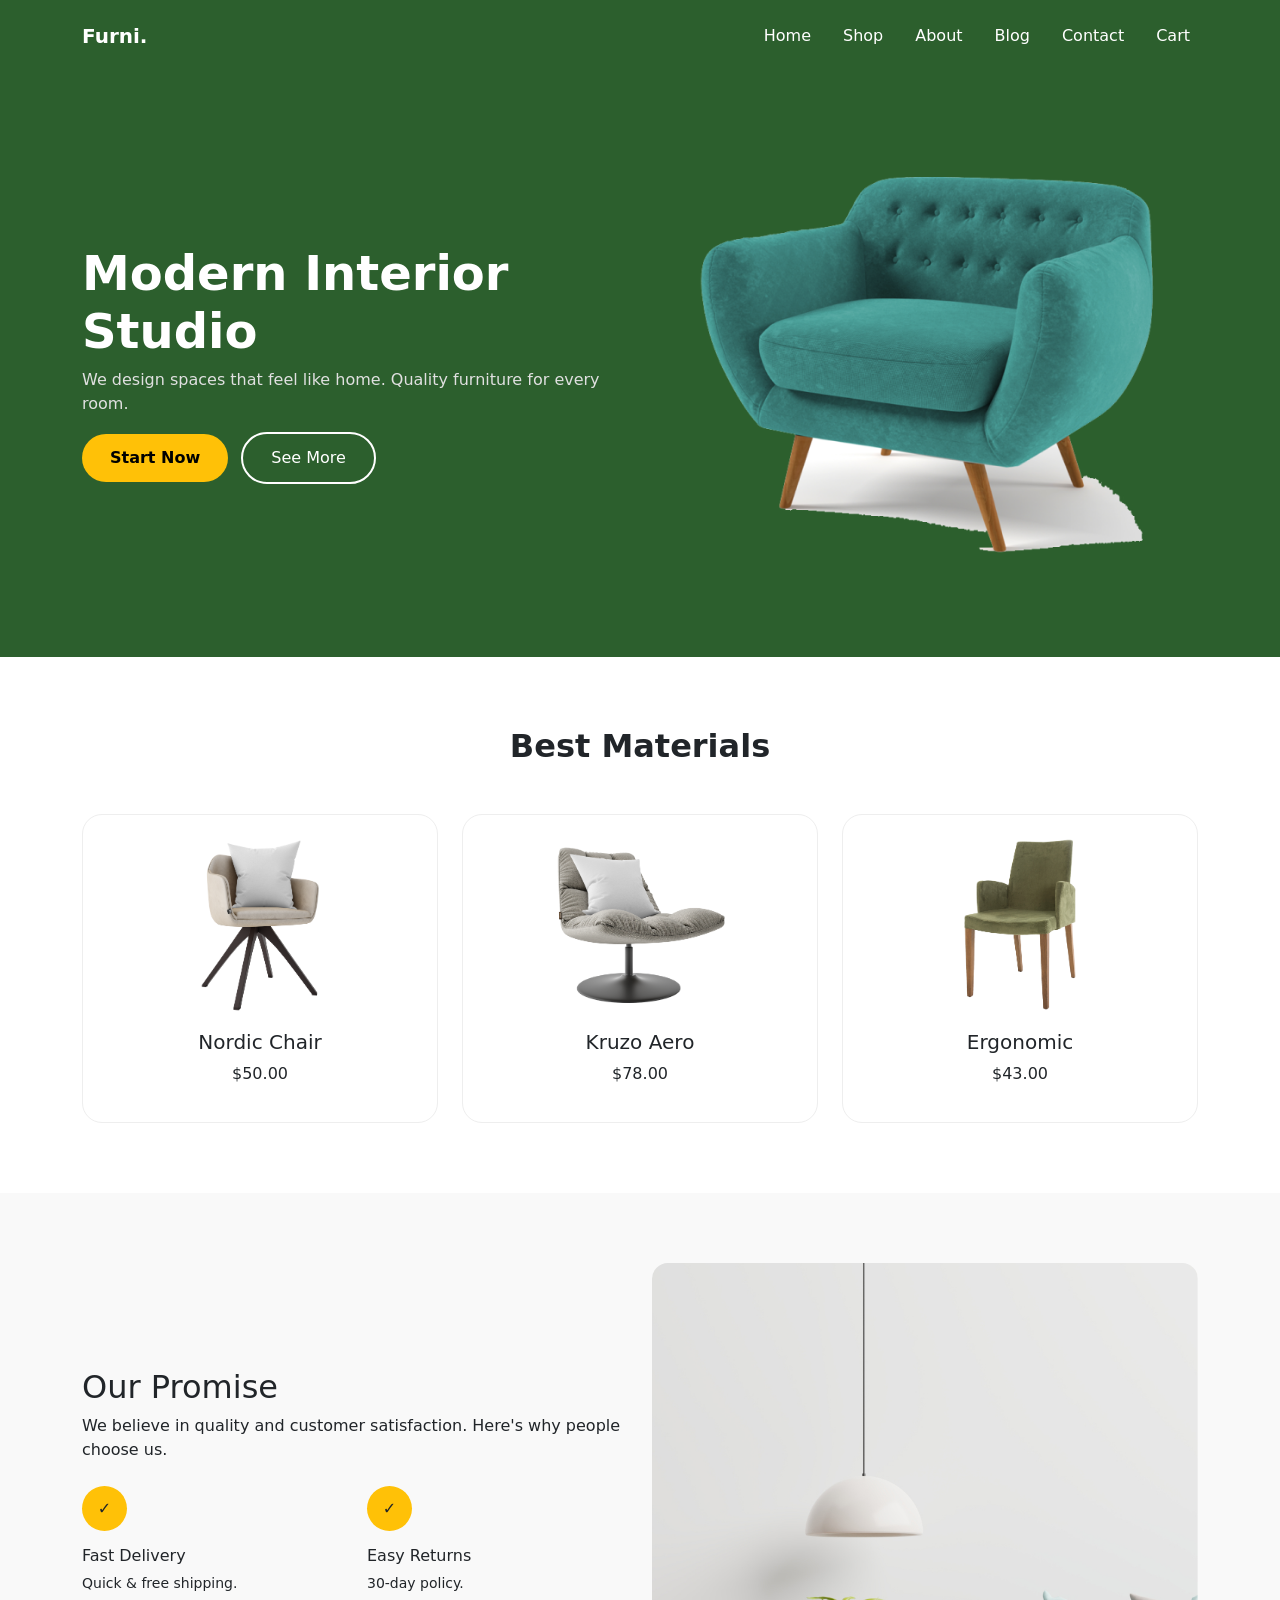
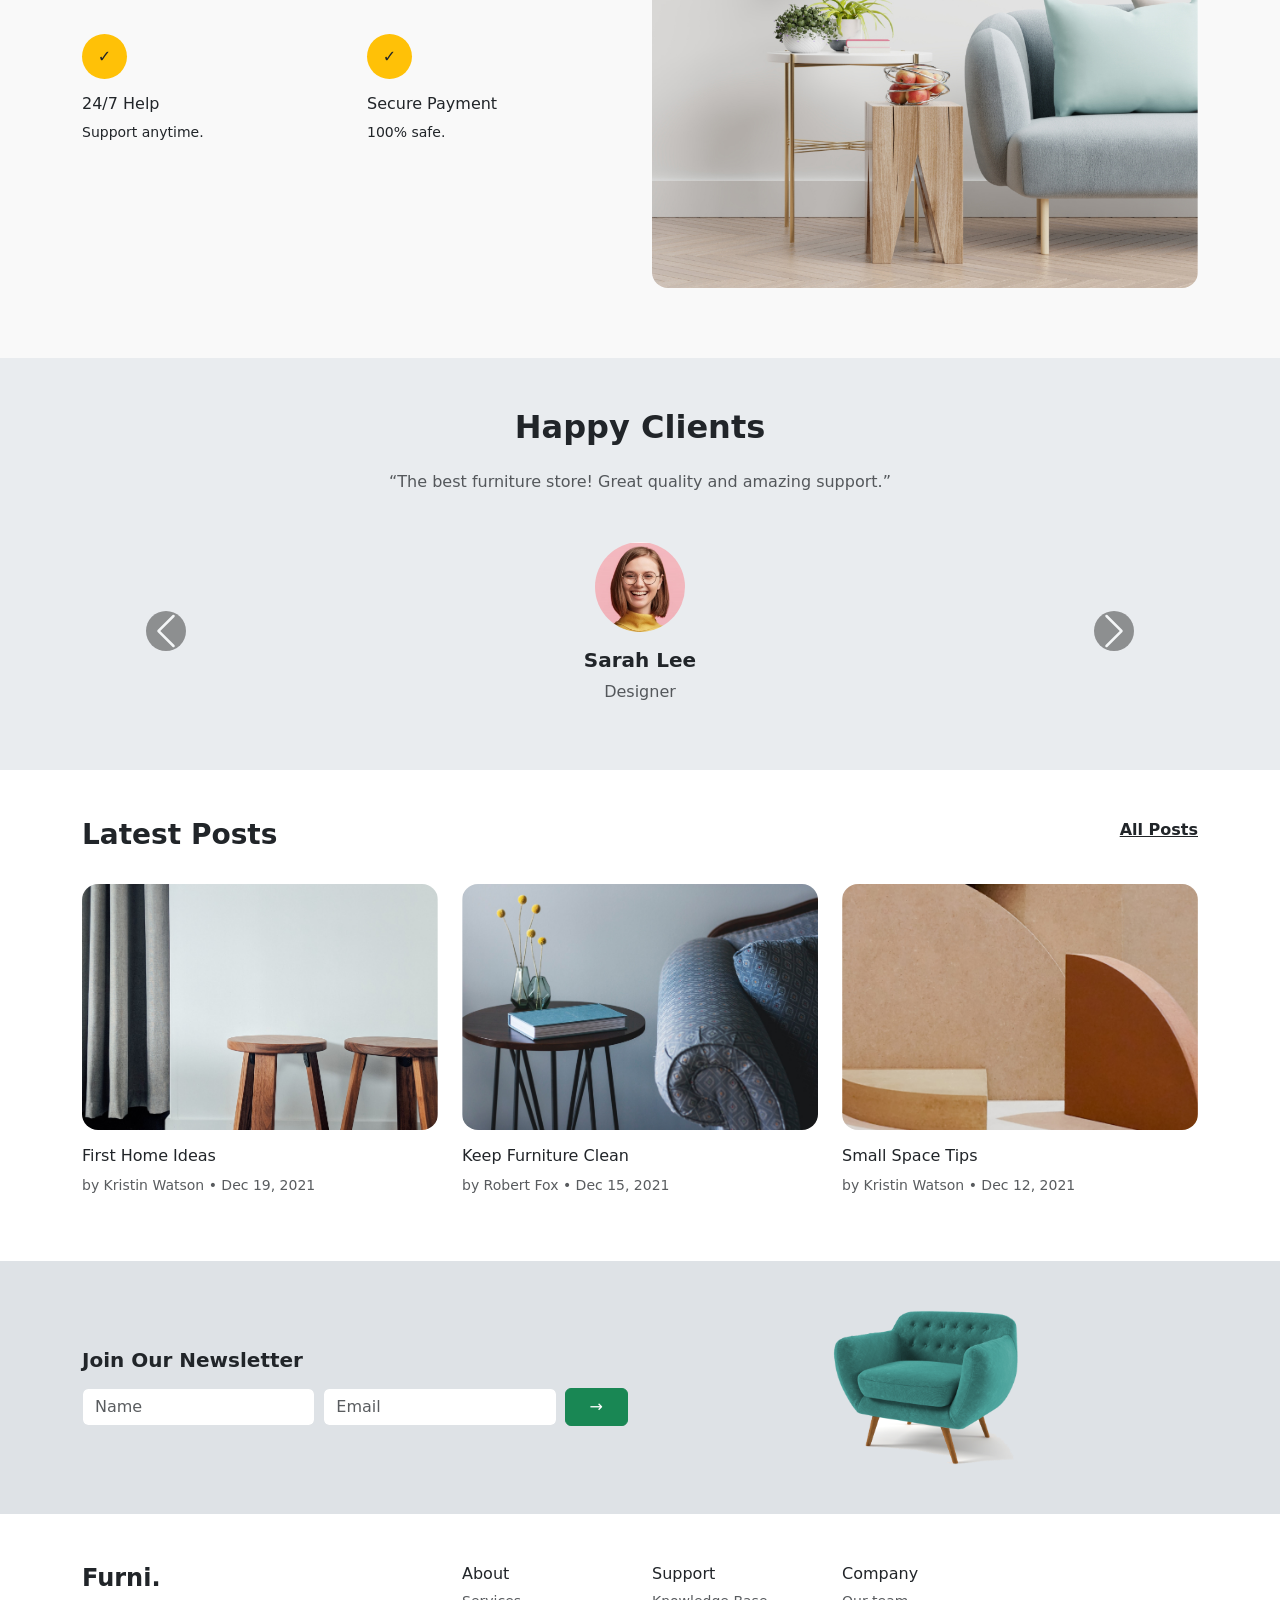
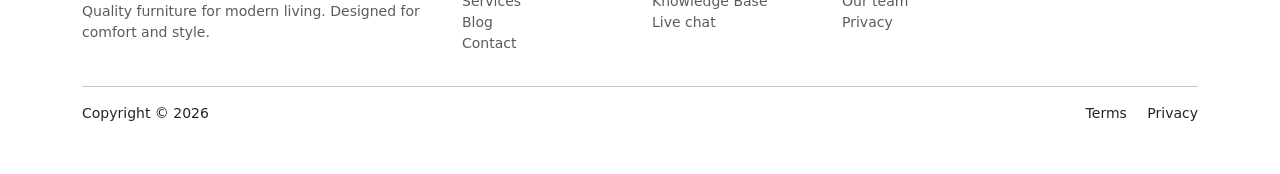
<file: index.html>
<!DOCTYPE html>
<html lang="en">
<head>
    <meta charset="UTF-8">
    <meta name="viewport" content="width=device-width, initial-scale=1.0">
    <title>Furni.</title>
    <link href="https://cdn.jsdelivr.net/npm/bootstrap@5.3.2/dist/css/bootstrap.min.css" rel="stylesheet">
    <link rel="stylesheet" href="style.css">
</head>
<body>
    <nav class="navbar navbar-expand-lg nv py-3">
        <div class="container">
            <a class="navbar-brand nb fw-bold" href="#">Furni.</a>
            <button class="navbar-toggler bg-light" type="button" data-bs-toggle="collapse" data-bs-target="#mnu">
                <span class="navbar-toggler-icon"></span>
            </button>
            <div class="collapse navbar-collapse" id="mnu">
                <ul class="navbar-nav ms-auto gap-3">
                    <li class="nav-item"><a class="nav-link nvl" href="index.html">Home</a></li>
                    <li class="nav-item"><a class="nav-link nvl" href="shop.html">Shop</a></li>
                    <li class="nav-item"><a class="nav-link nvl" href="about.html">About</a></li>
                    <li class="nav-item"><a class="nav-link nvl" href="blog.html">Blog</a></li>
                    <li class="nav-item"><a class="nav-link nvl" href="contact.html">Contact</a></li>
                    <li class="nav-item"><a class="nav-link nvl" href="cart.html">Cart</a></li>
                </ul>
            </div>
        </div>
    </nav>

    <section class="bnr">
        <div class="container">
            <div class="row align-items-center">
                <div class="col-lg-6">
                    <h1>Modern Interior Studio</h1>
                    <p>We design spaces that feel like home. Quality furniture for every room.</p>
                    <button class="btn1 me-2">Start Now</button>
                    <button class="btn2">See More</button>
                </div>
                <div class="col-lg-6 text-center">
                    <img src="Images/sofa.png" class="img-fluid" alt="sofa" style="max-width: 90%;">
                </div>
            </div>
        </div>
    </section>

    <section class="prd">
        <div class="container text-center">
            <h2 class="mb-5 fw-bold">Best Materials</h2>
            <div class="row g-4">
                <div class="col-md-4">
                    <div class="prdcrd">
                        <img src="Images/product-1.png" alt="">
                        <h5>Nordic Chair</h5>
                        <p>$50.00</p>
                    </div>
                </div>
                <div class="col-md-4">
                    <div class="prdcrd">
                        <img src="Images/product-2.png" alt="">
                        <h5>Kruzo Aero</h5>
                        <p>$78.00</p>
                    </div>
                </div>
                <div class="col-md-4">
                    <div class="prdcrd">
                        <img src="Images/product-3.png" alt="">
                        <h5>Ergonomic</h5>
                        <p>$43.00</p>
                    </div>
                </div>
            </div>
        </div>
    </section>

    <section class="wy">
        <div class="container">
            <div class="row align-items-center">
                <div class="col-lg-6">
                    <h2>Our Promise</h2>
                    <p class="mb-4">We believe in quality and customer satisfaction. Here's why people choose us.</p>
                    <div class="row">
                        <div class="col-md-6 mb-4">
                            <div class="ficn">✓</div>
                            <h6>Fast Delivery</h6>
                            <p class="small">Quick & free shipping.</p>
                        </div>
                        <div class="col-md-6 mb-4">
                            <div class="ficn">✓</div>
                            <h6>Easy Returns</h6>
                            <p class="small">30-day policy.</p>
                        </div>
                        <div class="col-md-6 mb-4">
                            <div class="ficn">✓</div>
                            <h6>24/7 Help</h6>
                            <p class="small">Support anytime.</p>
                        </div>
                        <div class="col-md-6 mb-4">
                            <div class="ficn">✓</div>
                            <h6>Secure Payment</h6>
                            <p class="small">100% safe.</p>
                        </div>
                    </div>
                </div>
                <div class="col-lg-6 text-center">
                    <img src="Images/why-choose-us-img.jpg" class="img-fluid rounded-4" alt="">
                </div>
            </div>
        </div>
    </section>

    <section class="tst">
        <div class="container text-center">
            <h2 class="fw-bold mb-4">Happy Clients</h2>
            <p class="text-muted mb-5">“The best furniture store! Great quality and amazing support.”</p>
            <div id="crl" class="carousel slide" data-bs-ride="carousel">
                <div class="carousel-inner">
                    <div class="carousel-item active">
                        <img src="Images/person-1.jpg" class="rounded-circle mb-3" width="90">
                        <h5 class="fw-bold">Sarah Lee</h5>
                        <p class="text-muted">Designer</p>
                    </div>
                    <div class="carousel-item">
                        <img src="Images/person_2.jpg" class="rounded-circle mb-3" width="90">
                        <h5 class="fw-bold">Maria Jones</h5>
                        <p class="text-muted">CEO, XYZ Inc.</p>
                    </div>
                    <div class="carousel-item">
                        <img src="Images/person_3.jpg" class="rounded-circle mb-3" width="90">
                        <h5 class="fw-bold">John Smith</h5>
                        <p class="text-muted">Marketing</p>
                    </div>
                </div>
                <button class="carousel-control-prev" type="button" data-bs-target="#crl" data-bs-slide="prev">
                    <span class="carousel-control-prev-icon crl-prev"></span>
                </button>
                <button class="carousel-control-next" type="button" data-bs-target="#crl" data-bs-slide="next">
                    <span class="carousel-control-next-icon crl-next"></span>
                </button>
            </div>
        </div>
    </section>

    <section class="py-5">
        <div class="container">
            <div class="d-flex justify-content-between mb-4">
                <h3 class="fw-bold">Latest Posts</h3>
                <a href="#" class="text-dark fw-bold">All Posts</a>
            </div>
            <div class="row g-4 blg">
                <div class="col-md-4">
                    <div class="card border-0">
                        <img src="Images/post-1.jpg" class="card-img-top rounded-4">
                        <div class="card-body px-0">
                            <h6>First Home Ideas</h6>
                            <small class="text-muted">by Kristin Watson • Dec 19, 2021</small>
                        </div>
                    </div>
                </div>
                <div class="col-md-4">
                    <div class="card border-0">
                        <img src="Images/post-2.jpg" class="card-img-top rounded-4">
                        <div class="card-body px-0">
                            <h6>Keep Furniture Clean</h6>
                            <small class="text-muted">by Robert Fox • Dec 15, 2021</small>
                        </div>
                    </div>
                </div>
                <div class="col-md-4">
                    <div class="card border-0">
                        <img src="Images/post-3.jpg" class="card-img-top rounded-4">
                        <div class="card-body px-0">
                            <h6>Small Space Tips</h6>
                            <small class="text-muted">by Kristin Watson • Dec 12, 2021</small>
                        </div>
                    </div>
                </div>
            </div>
        </div>
    </section>

    <section class="nl">
        <div class="container">
            <div class="row align-items-center">
                <div class="col-md-6">
                    <h5 class="fw-bold mb-3">Join Our Newsletter</h5>
                    <div class="d-flex gap-2">
                        <input type="text" class="form-control" placeholder="Name">
                        <input type="email" class="form-control" placeholder="Email">
                        <button class="btn btn-success px-4">→</button>
                    </div>
                </div>
                <div class="col-md-6 text-center">
                    <img src="Images/sofa.png" width="200">
                </div>
            </div>
        </div>
    </section>

    <footer class="ftr">
        <div class="container">
            <div class="row">
                <div class="col-md-4">
                    <h4 class="fw-bold">Furni.</h4>
                    <p class="text-muted small">Quality furniture for modern living. Designed for comfort and style.</p>
                </div>
                <div class="col-md-2">
                    <h6>About</h6>
                    <ul class="list-unstyled text-muted small">
                        <li>Services</li>
                        <li>Blog</li>
                        <li>Contact</li>
                    </ul>
                </div>
                <div class="col-md-2">
                    <h6>Support</h6>
                    <ul class="list-unstyled text-muted small">
                        <li>Knowledge Base</li>
                        <li>Live chat</li>
                    </ul>
                </div>
                <div class="col-md-2">
                    <h6>Company</h6>
                    <ul class="list-unstyled text-muted small">
                        <li>Our team</li>
                        <li>Privacy</li>
                    </ul>
                </div>
            </div>
            <hr>
            <div class="d-flex justify-content-between small">
                <span>Copyright © 2026</span>
                <div>
                    <span class="me-3">Terms</span>
                    <span>Privacy</span>
                </div>
            </div>
        </div>
    </footer>
    <script src="https://cdn.jsdelivr.net/npm/bootstrap@5.3.2/dist/js/bootstrap.bundle.min.js"></script>
</body>
</html>
</file>
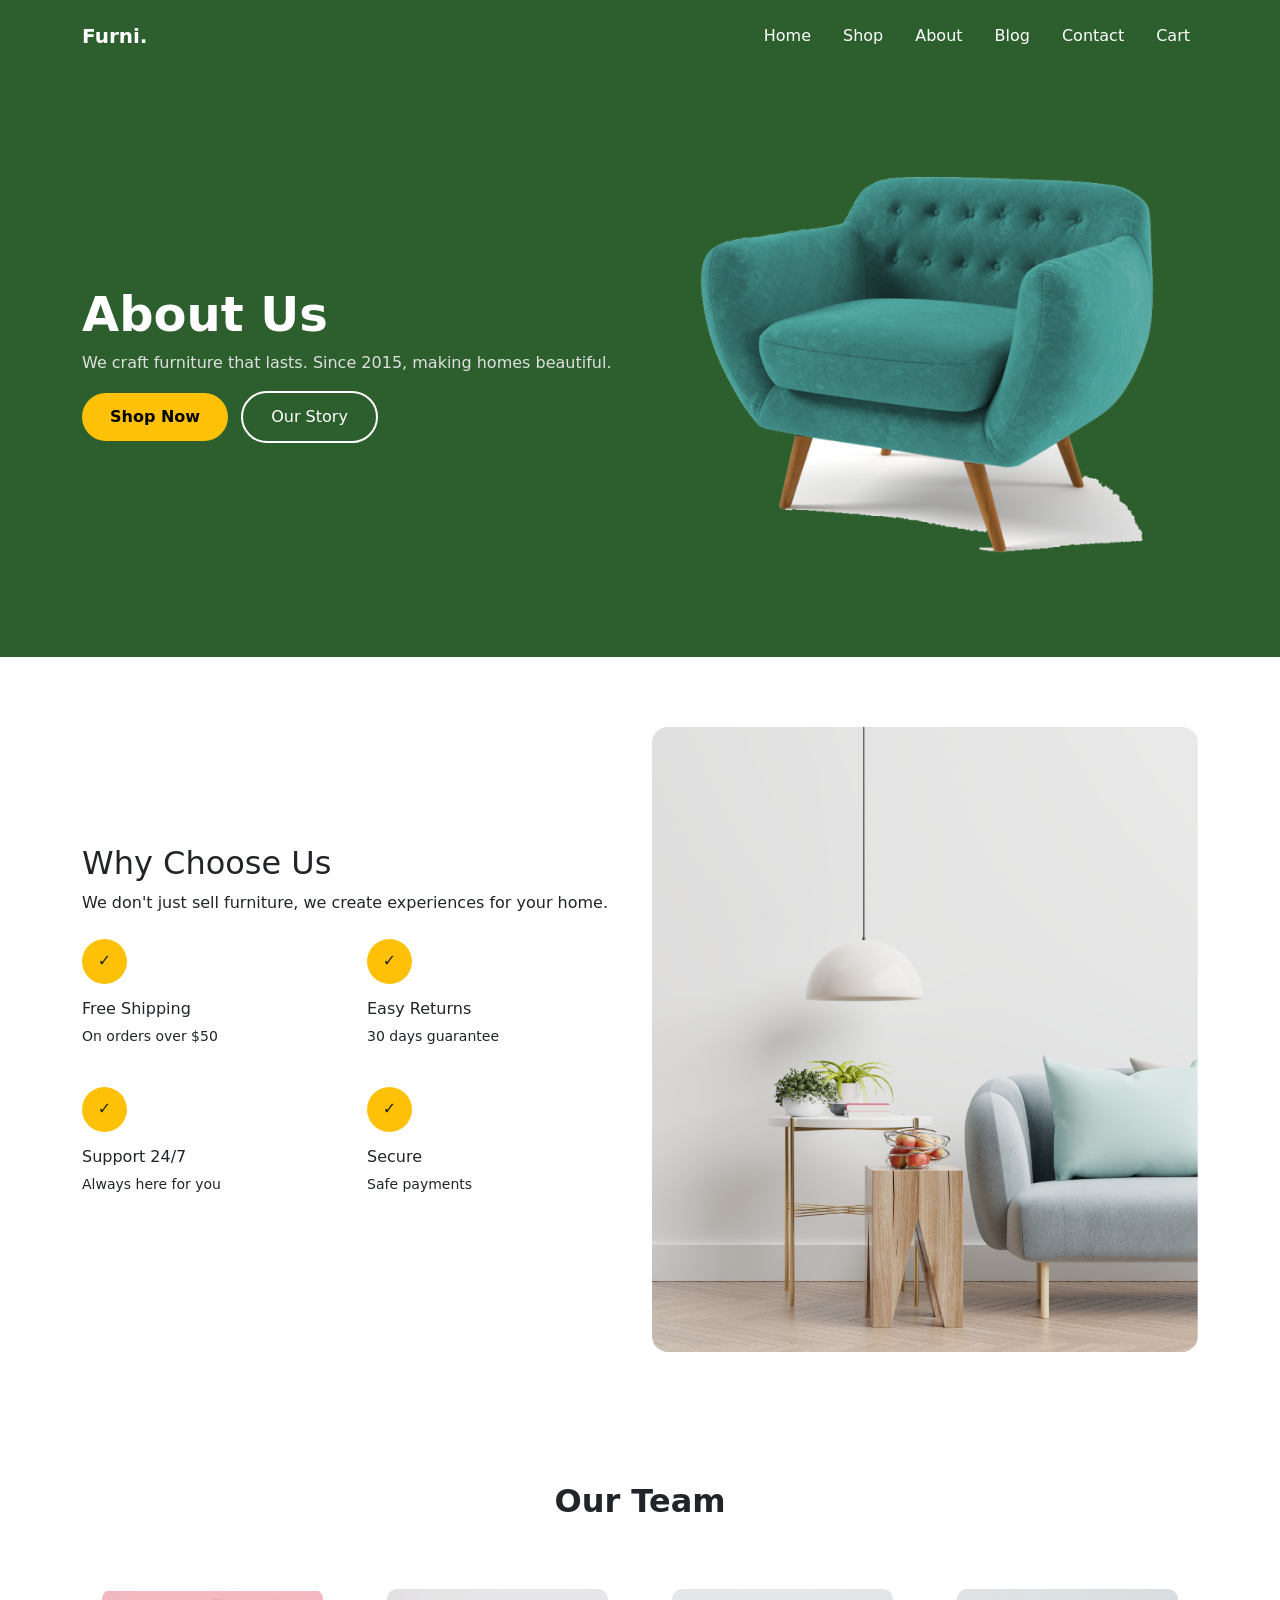
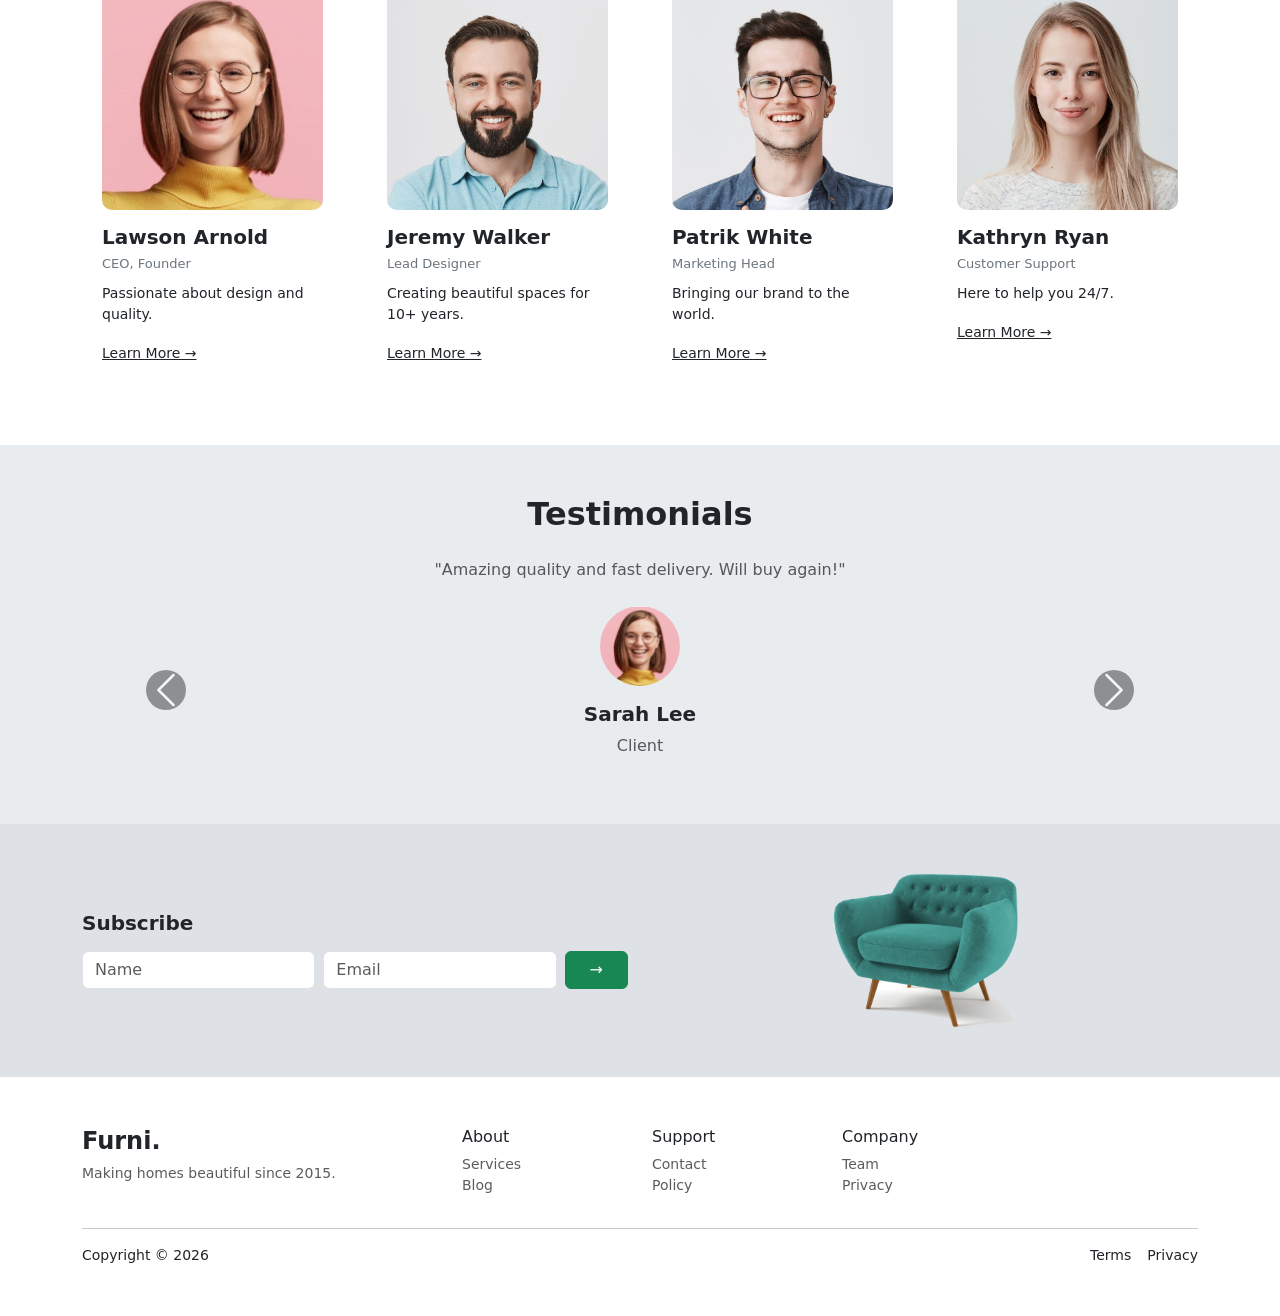
<file: about.html>
<!DOCTYPE html>
<html lang="en">
<head>
    <meta charset="UTF-8">
    <meta name="viewport" content="width=device-width, initial-scale=1.0">
    <title>Furni. - About</title>
    <link href="https://cdn.jsdelivr.net/npm/bootstrap@5.3.2/dist/css/bootstrap.min.css" rel="stylesheet">
    <link rel="stylesheet" href="style.css">
</head>
<body>
    <nav class="navbar navbar-expand-lg nv py-3">
        <div class="container">
            <a class="navbar-brand nb fw-bold" href="#">Furni.</a>
            <button class="navbar-toggler bg-light" type="button" data-bs-toggle="collapse" data-bs-target="#mnu">
                <span class="navbar-toggler-icon"></span>
            </button>
            <div class="collapse navbar-collapse" id="mnu">
                <ul class="navbar-nav ms-auto gap-3">
                    <li class="nav-item"><a class="nav-link nvl" href="index.html">Home</a></li>
                    <li class="nav-item"><a class="nav-link nvl" href="shop.html">Shop</a></li>
                    <li class="nav-item"><a class="nav-link nvl" href="about.html">About</a></li>
                    <li class="nav-item"><a class="nav-link nvl" href="blog.html">Blog</a></li>
                    <li class="nav-item"><a class="nav-link nvl" href="contact.html">Contact</a></li>
                    <li class="nav-item"><a class="nav-link nvl" href="cart.html">Cart</a></li>
                </ul>
            </div>
        </div>
    </nav>

    <section class="bnr">
        <div class="container">
            <div class="row align-items-center">
                <div class="col-lg-6">
                    <h1>About Us</h1>
                    <p>We craft furniture that lasts. Since 2015, making homes beautiful.</p>
                    <button class="btn1 me-2">Shop Now</button>
                    <button class="btn2">Our Story</button>
                </div>
                <div class="col-lg-6 text-center">
                    <img src="Images/sofa.png" class="img-fluid" alt="sofa" style="max-width: 90%;">
                </div>
            </div>
        </div>
    </section>

    <section class="abt-feat">
        <div class="container">
            <div class="row align-items-center">
                <div class="col-lg-6">
                    <h2>Why Choose Us</h2>
                    <p class="mb-4">We don't just sell furniture, we create experiences for your home.</p>
                    <div class="row">
                        <div class="col-md-6 mb-4">
                            <div class="ficn">✓</div>
                            <h6>Free Shipping</h6>
                            <p class="small">On orders over $50</p>
                        </div>
                        <div class="col-md-6 mb-4">
                            <div class="ficn">✓</div>
                            <h6>Easy Returns</h6>
                            <p class="small">30 days guarantee</p>
                        </div>
                        <div class="col-md-6 mb-4">
                            <div class="ficn">✓</div>
                            <h6>Support 24/7</h6>
                            <p class="small">Always here for you</p>
                        </div>
                        <div class="col-md-6 mb-4">
                            <div class="ficn">✓</div>
                            <h6>Secure</h6>
                            <p class="small">Safe payments</p>
                        </div>
                    </div>
                </div>
                <div class="col-lg-6 text-center">
                    <img src="Images/why-choose-us-img.jpg" class="img-fluid rounded-4" alt="">
                </div>
            </div>
        </div>
    </section>

    <section class="tm">
        <div class="container">
            <h2 class="text-center mb-5 fw-bold">Our Team</h2>
            <div class="row g-4">
                <div class="col-md-6 col-lg-3">
                    <div class="tmcrd">
                        <img src="Images/person-1.jpg" alt="Lawson">
                        <h5 class="tmtl">Lawson Arnold</h5>
                        <p class="tmrl">CEO, Founder</p>
                        <p class="small">Passionate about design and quality.</p>
                        <a href="#" class="small text-dark">Learn More →</a>
                    </div>
                </div>
                <div class="col-md-6 col-lg-3">
                    <div class="tmcrd">
                        <img src="Images/person_2.jpg" alt="Jeremy">
                        <h5 class="tmtl">Jeremy Walker</h5>
                        <p class="tmrl">Lead Designer</p>
                        <p class="small">Creating beautiful spaces for 10+ years.</p>
                        <a href="#" class="small text-dark">Learn More →</a>
                    </div>
                </div>
                <div class="col-md-6 col-lg-3">
                    <div class="tmcrd">
                        <img src="Images/person_3.jpg" alt="Patrik">
                        <h5 class="tmtl">Patrik White</h5>
                        <p class="tmrl">Marketing Head</p>
                        <p class="small">Bringing our brand to the world.</p>
                        <a href="#" class="small text-dark">Learn More →</a>
                    </div>
                </div>
                <div class="col-md-6 col-lg-3">
                    <div class="tmcrd">
                        <img src="Images/person_4.jpg" alt="Kathryn">
                        <h5 class="tmtl">Kathryn Ryan</h5>
                        <p class="tmrl">Customer Support</p>
                        <p class="small">Here to help you 24/7.</p>
                        <a href="#" class="small text-dark">Learn More →</a>
                    </div>
                </div>
            </div>
        </div>
    </section>

    <section class="tst">
        <div class="container text-center">
            <h2 class="fw-bold mb-4">Testimonials</h2>
            <p class="text-muted mb-4">"Amazing quality and fast delivery. Will buy again!"</p>
            <div id="crl" class="carousel slide" data-bs-ride="carousel">
                <div class="carousel-inner">
                    <div class="carousel-item active">
                        <img src="Images/person-1.jpg" class="rounded-circle mb-3" width="80">
                        <h5 class="fw-bold">Sarah Lee</h5>
                        <p class="text-muted">Client</p>
                    </div>
                    <div class="carousel-item">
                        <img src="Images/person_2.jpg" class="rounded-circle mb-3" width="80">
                        <h5 class="fw-bold">Maria Jones</h5>
                        <p class="text-muted">Client</p>
                    </div>
                </div>
                <button class="carousel-control-prev" type="button" data-bs-target="#crl" data-bs-slide="prev">
                    <span class="carousel-control-prev-icon crl-prev"></span>
                </button>
                <button class="carousel-control-next" type="button" data-bs-target="#crl" data-bs-slide="next">
                    <span class="carousel-control-next-icon crl-next"></span>
                </button>
            </div>
        </div>
    </section>

    <section class="nl">
        <div class="container">
            <div class="row align-items-center">
                <div class="col-md-6">
                    <h5 class="fw-bold mb-3">Subscribe</h5>
                    <div class="d-flex gap-2">
                        <input type="text" class="form-control" placeholder="Name">
                        <input type="email" class="form-control" placeholder="Email">
                        <button class="btn btn-success px-4">→</button>
                    </div>
                </div>
                <div class="col-md-6 text-center">
                    <img src="Images/sofa.png" width="200">
                </div>
            </div>
        </div>
    </section>

    <footer class="ftr">
        <div class="container">
            <div class="row">
                <div class="col-md-4">
                    <h4 class="fw-bold">Furni.</h4>
                    <p class="text-muted small">Making homes beautiful since 2015.</p>
                </div>
                <div class="col-md-2"><h6>About</h6><ul class="list-unstyled text-muted small"><li>Services</li><li>Blog</li></ul></div>
                <div class="col-md-2"><h6>Support</h6><ul class="list-unstyled text-muted small"><li>Contact</li><li>Policy</li></ul></div>
                <div class="col-md-2"><h6>Company</h6><ul class="list-unstyled text-muted small"><li>Team</li><li>Privacy</li></ul></div>
            </div>
            <hr>
            <div class="d-flex justify-content-between small">
                <span>Copyright © 2026</span>
                <div><span class="me-3">Terms</span><span>Privacy</span></div>
            </div>
        </div>
    </footer>
    <script src="https://cdn.jsdelivr.net/npm/bootstrap@5.3.2/dist/js/bootstrap.bundle.min.js"></script>
</body>
</html>
</file>
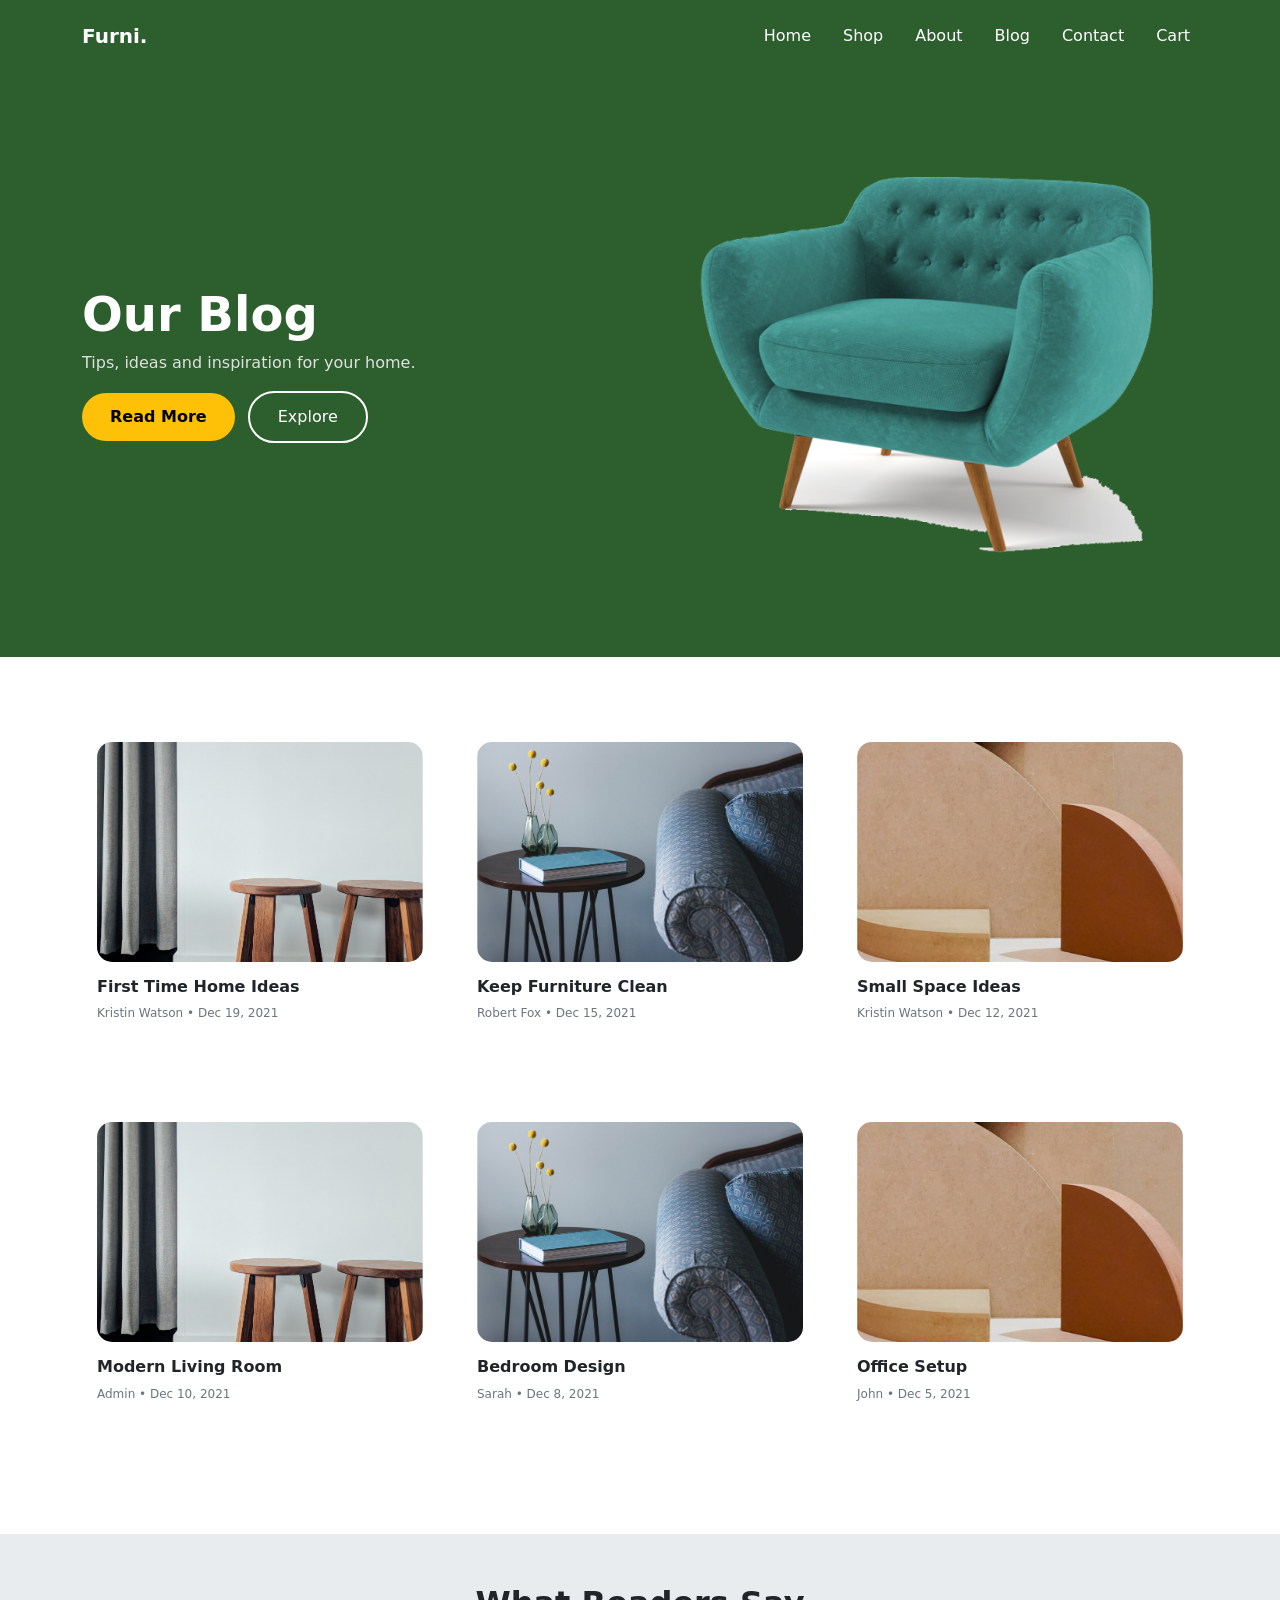
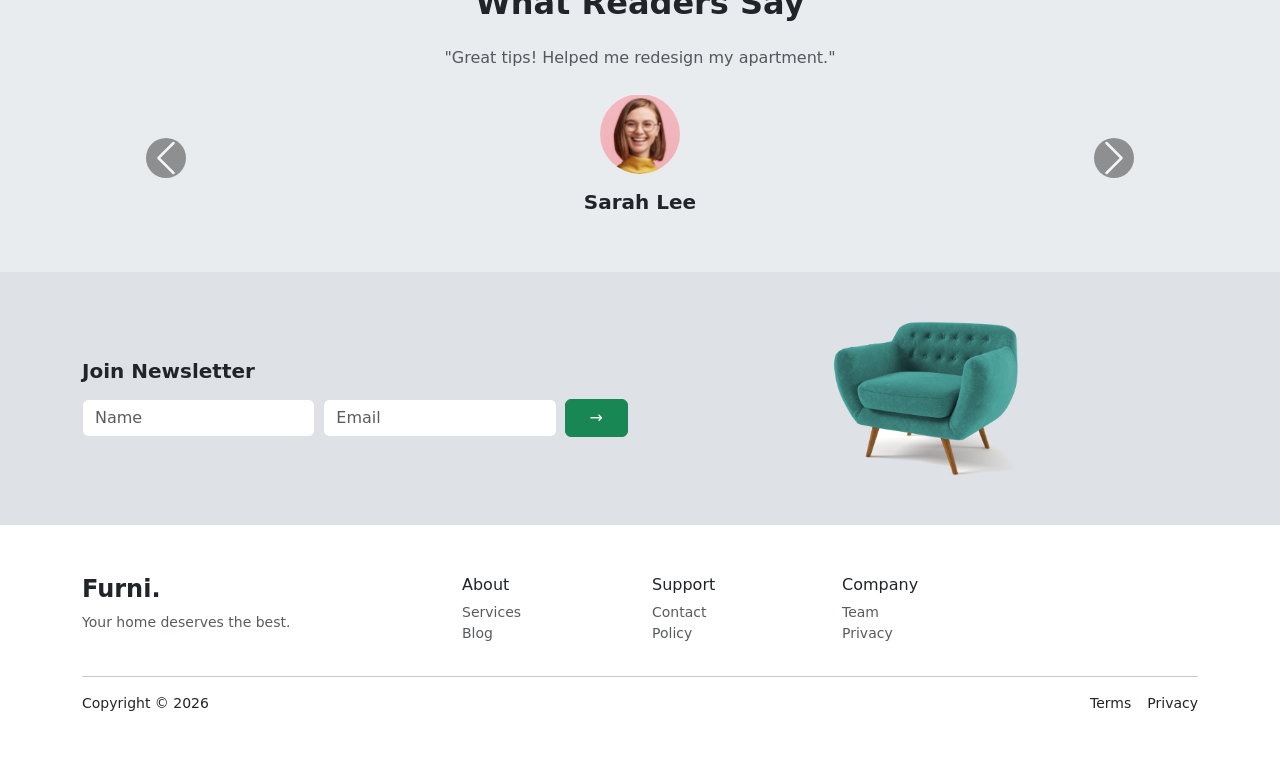
<file: blog.html>
<!DOCTYPE html>
<html lang="en">
<head>
    <meta charset="UTF-8">
    <meta name="viewport" content="width=device-width, initial-scale=1.0">
    <title>Furni. - Blog</title>
    <link href="https://cdn.jsdelivr.net/npm/bootstrap@5.3.2/dist/css/bootstrap.min.css" rel="stylesheet">
    <link rel="stylesheet" href="style.css">
</head>
<body>
    <nav class="navbar navbar-expand-lg nv py-3">
        <div class="container">
            <a class="navbar-brand nb fw-bold" href="#">Furni.</a>
            <button class="navbar-toggler bg-light" type="button" data-bs-toggle="collapse" data-bs-target="#mnu">
                <span class="navbar-toggler-icon"></span>
            </button>
            <div class="collapse navbar-collapse" id="mnu">
                <ul class="navbar-nav ms-auto gap-3">
                    <li class="nav-item"><a class="nav-link nvl" href="index.html">Home</a></li>
                    <li class="nav-item"><a class="nav-link nvl" href="shop.html">Shop</a></li>
                    <li class="nav-item"><a class="nav-link nvl" href="about.html">About</a></li>
                    <li class="nav-item"><a class="nav-link nvl" href="blog.html">Blog</a></li>
                    <li class="nav-item"><a class="nav-link nvl" href="contact.html">Contact</a></li>
                    <li class="nav-item"><a class="nav-link nvl" href="cart.html">Cart</a></li>
                </ul>
            </div>
        </div>
    </nav>

    <section class="bnr">
        <div class="container">
            <div class="row align-items-center">
                <div class="col-lg-6">
                    <h1>Our Blog</h1>
                    <p>Tips, ideas and inspiration for your home.</p>
                    <button class="btn1 me-2">Read More</button>
                    <button class="btn2">Explore</button>
                </div>
                <div class="col-lg-6 text-center">
                    <img src="Images/sofa.png" class="img-fluid" alt="sofa" style="max-width: 90%;">
                </div>
            </div>
        </div>
    </section>

    <section class="blg-sec">
        <div class="container">
            <div class="row g-4">
                <div class="col-md-6 col-lg-4">
                    <div class="blgcrd">
                        <img src="Images/post-1.jpg" class="blgimg">
                        <h5 class="blgttl">First Time Home Ideas</h5>
                        <p class="blgdt">Kristin Watson • Dec 19, 2021</p>
                    </div>
                </div>
                <div class="col-md-6 col-lg-4">
                    <div class="blgcrd">
                        <img src="Images/post-2.jpg" class="blgimg">
                        <h5 class="blgttl">Keep Furniture Clean</h5>
                        <p class="blgdt">Robert Fox • Dec 15, 2021</p>
                    </div>
                </div>
                <div class="col-md-6 col-lg-4">
                    <div class="blgcrd">
                        <img src="Images/post-3.jpg" class="blgimg">
                        <h5 class="blgttl">Small Space Ideas</h5>
                        <p class="blgdt">Kristin Watson • Dec 12, 2021</p>
                    </div>
                </div>
                <div class="col-md-6 col-lg-4">
                    <div class="blgcrd">
                        <img src="Images/post-1.jpg" class="blgimg">
                        <h5 class="blgttl">Modern Living Room</h5>
                        <p class="blgdt">Admin • Dec 10, 2021</p>
                    </div>
                </div>
                <div class="col-md-6 col-lg-4">
                    <div class="blgcrd">
                        <img src="Images/post-2.jpg" class="blgimg">
                        <h5 class="blgttl">Bedroom Design</h5>
                        <p class="blgdt">Sarah • Dec 8, 2021</p>
                    </div>
                </div>
                <div class="col-md-6 col-lg-4">
                    <div class="blgcrd">
                        <img src="Images/post-3.jpg" class="blgimg">
                        <h5 class="blgttl">Office Setup</h5>
                        <p class="blgdt">John • Dec 5, 2021</p>
                    </div>
                </div>
            </div>
        </div>
    </section>

    <section class="tst">
        <div class="container text-center">
            <h2 class="fw-bold mb-4">What Readers Say</h2>
            <p class="text-muted mb-4">"Great tips! Helped me redesign my apartment."</p>
            <div id="crl" class="carousel slide" data-bs-ride="carousel">
                <div class="carousel-inner">
                    <div class="carousel-item active">
                        <img src="Images/person-1.jpg" class="rounded-circle mb-3" width="80">
                        <h5 class="fw-bold">Sarah Lee</h5>
                    </div>
                    <div class="carousel-item">
                        <img src="Images/person_2.jpg" class="rounded-circle mb-3" width="80">
                        <h5 class="fw-bold">Maria Jones</h5>
                    </div>
                </div>
                <button class="carousel-control-prev" type="button" data-bs-target="#crl" data-bs-slide="prev">
                    <span class="carousel-control-prev-icon crl-prev"></span>
                </button>
                <button class="carousel-control-next" type="button" data-bs-target="#crl" data-bs-slide="next">
                    <span class="carousel-control-next-icon crl-next"></span>
                </button>
            </div>
        </div>
    </section>

    <section class="nl">
        <div class="container">
            <div class="row align-items-center">
                <div class="col-md-6">
                    <h5 class="fw-bold mb-3">Join Newsletter</h5>
                    <div class="d-flex gap-2">
                        <input type="text" class="form-control" placeholder="Name">
                        <input type="email" class="form-control" placeholder="Email">
                        <button class="btn btn-success px-4">→</button>
                    </div>
                </div>
                <div class="col-md-6 text-center">
                    <img src="Images/sofa.png" width="200">
                </div>
            </div>
        </div>
    </section>

    <footer class="ftr">
        <div class="container">
            <div class="row">
                <div class="col-md-4">
                    <h4 class="fw-bold">Furni.</h4>
                    <p class="text-muted small">Your home deserves the best.</p>
                </div>
                <div class="col-md-2"><h6>About</h6><ul class="list-unstyled text-muted small"><li>Services</li><li>Blog</li></ul></div>
                <div class="col-md-2"><h6>Support</h6><ul class="list-unstyled text-muted small"><li>Contact</li><li>Policy</li></ul></div>
                <div class="col-md-2"><h6>Company</h6><ul class="list-unstyled text-muted small"><li>Team</li><li>Privacy</li></ul></div>
            </div>
            <hr>
            <div class="d-flex justify-content-between small">
                <span>Copyright © 2026</span>
                <div><span class="me-3">Terms</span><span>Privacy</span></div>
            </div>
        </div>
    </footer>
    <script src="https://cdn.jsdelivr.net/npm/bootstrap@5.3.2/dist/js/bootstrap.bundle.min.js"></script>
</body>
</html>
</file>
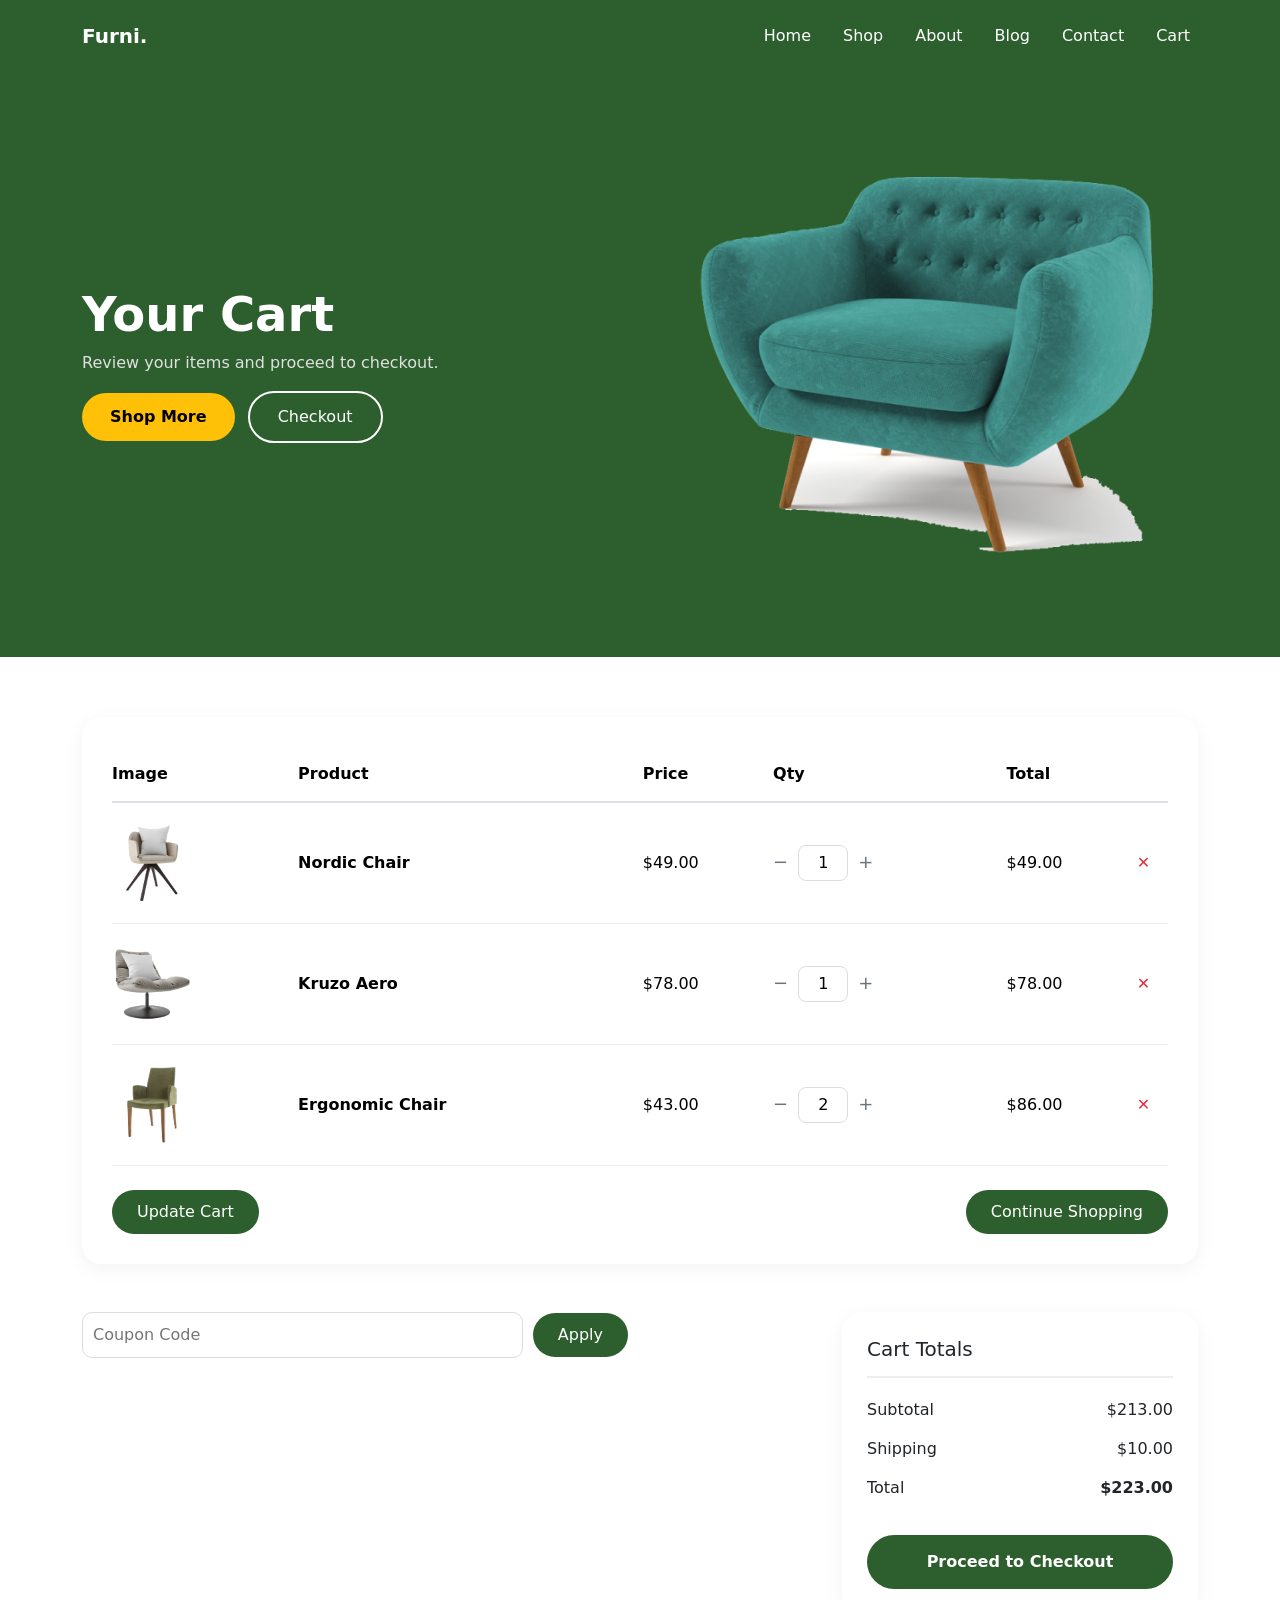
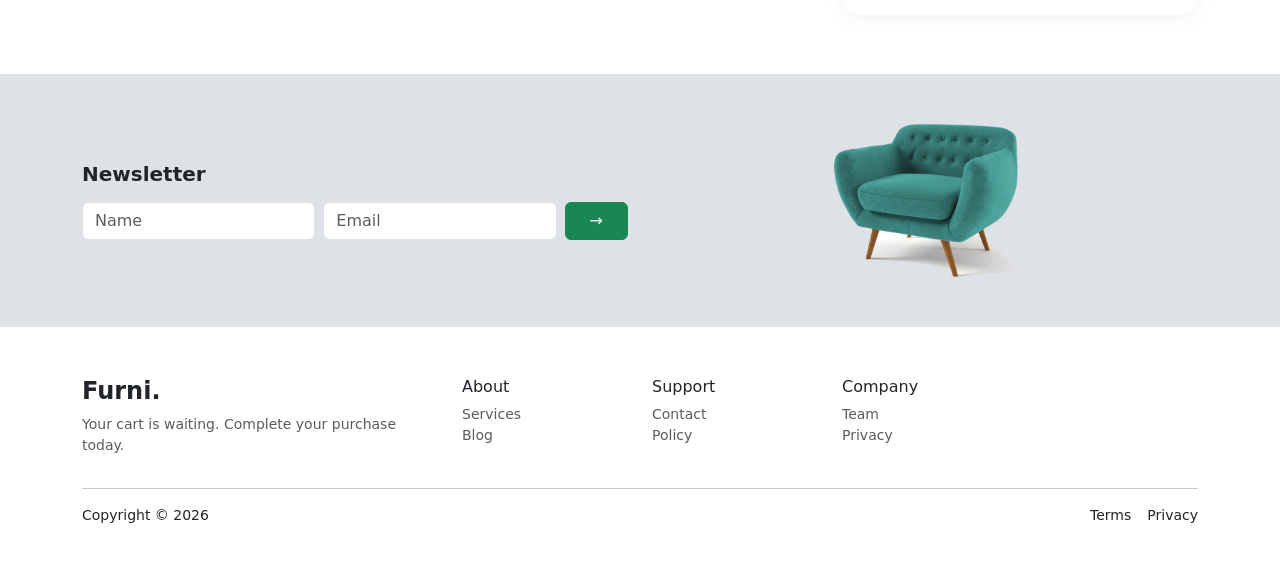
<file: cart.html>
<!DOCTYPE html>
<html lang="en">
<head>
    <meta charset="UTF-8">
    <meta name="viewport" content="width=device-width, initial-scale=1.0">
    <title>Furni. - Cart</title>
    <link href="https://cdn.jsdelivr.net/npm/bootstrap@5.3.2/dist/css/bootstrap.min.css" rel="stylesheet">
    <link rel="stylesheet" href="style.css">
</head>
<body>
    <nav class="navbar navbar-expand-lg nv py-3">
        <div class="container">
            <a class="navbar-brand nb fw-bold" href="#">Furni.</a>
            <button class="navbar-toggler bg-light" type="button" data-bs-toggle="collapse" data-bs-target="#mnu">
                <span class="navbar-toggler-icon"></span>
            </button>
            <div class="collapse navbar-collapse" id="mnu">
                <ul class="navbar-nav ms-auto gap-3">
                    <li class="nav-item"><a class="nav-link nvl" href="index.html">Home</a></li>
                    <li class="nav-item"><a class="nav-link nvl" href="shop.html">Shop</a></li>
                    <li class="nav-item"><a class="nav-link nvl" href="about.html">About</a></li>
                    <li class="nav-item"><a class="nav-link nvl" href="blog.html">Blog</a></li>
                    <li class="nav-item"><a class="nav-link nvl" href="contact.html">Contact</a></li>
                    <li class="nav-item"><a class="nav-link nvl" href="cart.html">Cart</a></li>
                </ul>
            </div>
        </div>
    </nav>

    <section class="bnr">
        <div class="container">
            <div class="row align-items-center">
                <div class="col-lg-6">
                    <h1>Your Cart</h1>
                    <p>Review your items and proceed to checkout.</p>
                    <button class="btn1 me-2">Shop More</button>
                    <button class="btn2">Checkout</button>
                </div>
                <div class="col-lg-6 text-center">
                    <img src="Images/sofa.png" class="img-fluid" alt="sofa" style="max-width: 90%;">
                </div>
            </div>
        </div>
    </section>

    <section class="crt-sec">
        <div class="container">
            <div class="crtbl">
                <table class="table">
                    <thead>
                        <tr>
                            <th>Image</th>
                            <th>Product</th>
                            <th>Price</th>
                            <th>Qty</th>
                            <th>Total</th>
                            <th></th>
                        </tr>
                    </thead>
                    <tbody>
                        <tr>
                            <td><img src="Images/product-1.png" class="prdimg"></td>
                            <td class="fw-bold">Nordic Chair</td>
                            <td>$49.00</td>
                            <td>
                                <span class="qtybtn">−</span>
                                <input type="text" class="qty" value="1">
                                <span class="qtybtn">+</span>
                            </td>
                            <td>$49.00</td>
                            <td><span class="rmv">✕</span></td>
                        </tr>
                        <tr>
                            <td><img src="Images/product-2.png" class="prdimg"></td>
                            <td class="fw-bold">Kruzo Aero</td>
                            <td>$78.00</td>
                            <td>
                                <span class="qtybtn">−</span>
                                <input type="text" class="qty" value="1">
                                <span class="qtybtn">+</span>
                            </td>
                            <td>$78.00</td>
                            <td><span class="rmv">✕</span></td>
                        </tr>
                        <tr>
                            <td><img src="Images/product-3.png" class="prdimg"></td>
                            <td class="fw-bold">Ergonomic Chair</td>
                            <td>$43.00</td>
                            <td>
                                <span class="qtybtn">−</span>
                                <input type="text" class="qty" value="2">
                                <span class="qtybtn">+</span>
                            </td>
                            <td>$86.00</td>
                            <td><span class="rmv">✕</span></td>
                        </tr>
                    </tbody>
                </table>
                
                <div class="d-flex justify-content-between mt-4">
                    <button class="btndark">Update Cart</button>
                    <button class="btndark">Continue Shopping</button>
                </div>
            </div>

            <div class="row mt-5">
                <div class="col-md-6">
                    <div class="coupn">
                        <input type="text" placeholder="Coupon Code">
                        <button class="btndark">Apply</button>
                    </div>
                </div>
                <div class="col-md-4 offset-md-2">
                    <div class="totalbx">
                        <h5>Cart Totals</h5>
                        <div class="totalrow">
                            <span>Subtotal</span>
                            <span>$213.00</span>
                        </div>
                        <div class="totalrow">
                            <span>Shipping</span>
                            <span>$10.00</span>
                        </div>
                        <div class="totalrow">
                            <span>Total</span>
                            <span class="fw-bold">$223.00</span>
                        </div>
                        <button class="btnchk">Proceed to Checkout</button>
                    </div>
                </div>
            </div>
        </div>
    </section>

    <section class="nl">
        <div class="container">
            <div class="row align-items-center">
                <div class="col-md-6">
                    <h5 class="fw-bold mb-3">Newsletter</h5>
                    <div class="d-flex gap-2">
                        <input type="text" class="form-control" placeholder="Name">
                        <input type="email" class="form-control" placeholder="Email">
                        <button class="btn btn-success px-4">→</button>
                    </div>
                </div>
                <div class="col-md-6 text-center">
                    <img src="Images/sofa.png" width="200">
                </div>
            </div>
        </div>
    </section>

    <footer class="ftr">
        <div class="container">
            <div class="row">
                <div class="col-md-4">
                    <h4 class="fw-bold">Furni.</h4>
                    <p class="text-muted small">Your cart is waiting. Complete your purchase today.</p>
                </div>
                <div class="col-md-2"><h6>About</h6><ul class="list-unstyled text-muted small"><li>Services</li><li>Blog</li></ul></div>
                <div class="col-md-2"><h6>Support</h6><ul class="list-unstyled text-muted small"><li>Contact</li><li>Policy</li></ul></div>
                <div class="col-md-2"><h6>Company</h6><ul class="list-unstyled text-muted small"><li>Team</li><li>Privacy</li></ul></div>
            </div>
            <hr>
            <div class="d-flex justify-content-between small">
                <span>Copyright © 2026</span>
                <div><span class="me-3">Terms</span><span>Privacy</span></div>
            </div>
        </div>
    </footer>
    <script src="https://cdn.jsdelivr.net/npm/bootstrap@5.3.2/dist/js/bootstrap.bundle.min.js"></script>
</body>
</html>
</file>
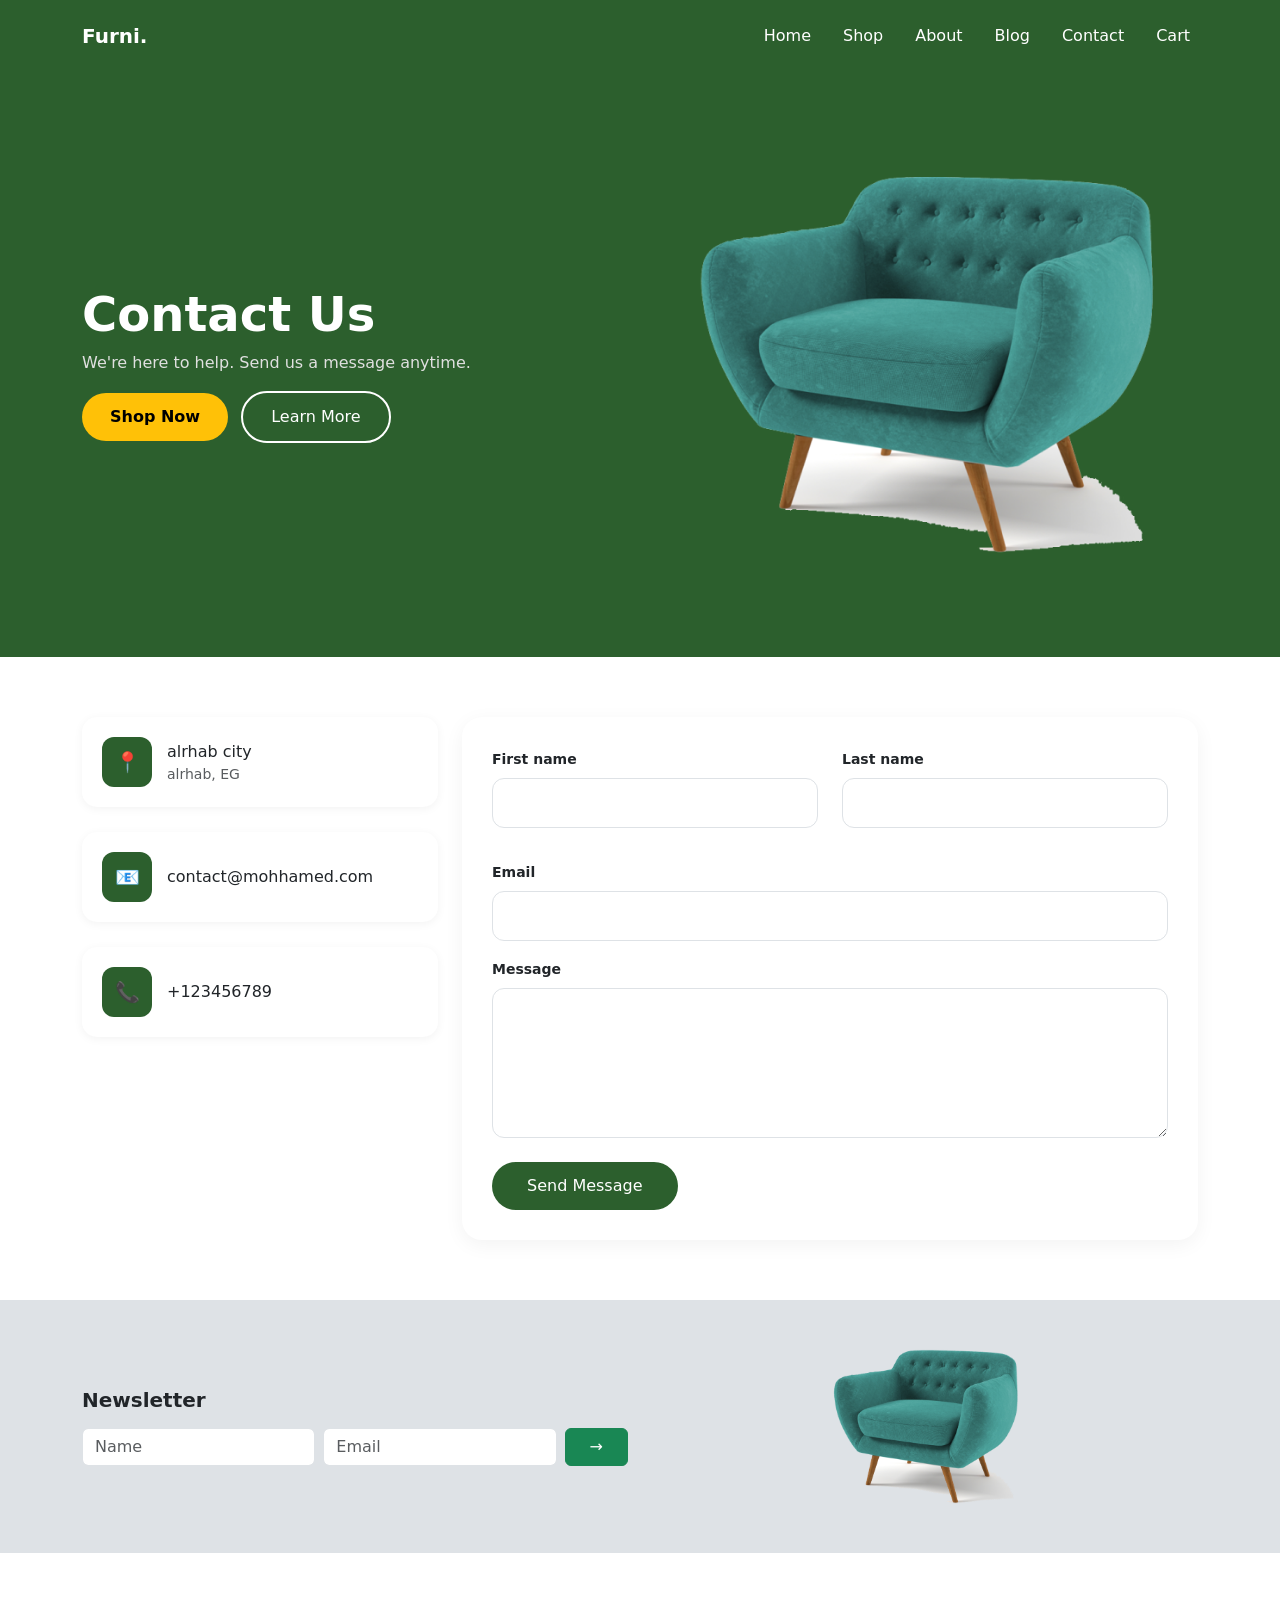
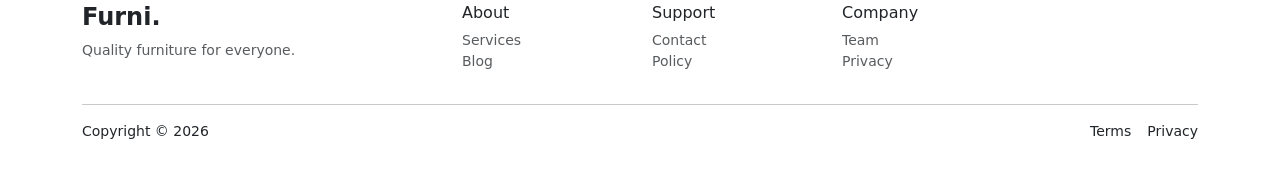
<file: contact.html>
<!DOCTYPE html>
<html lang="en">
<head>
    <meta charset="UTF-8">
    <meta name="viewport" content="width=device-width, initial-scale=1.0">
    <title>Furni. - Contact</title>
    <link href="https://cdn.jsdelivr.net/npm/bootstrap@5.3.2/dist/css/bootstrap.min.css" rel="stylesheet">
   <link rel="stylesheet" href="style.css">
</head>
<body>
    <nav class="navbar navbar-expand-lg nv py-3">
        <div class="container">
            <a class="navbar-brand nb fw-bold" href="#">Furni.</a>
            <button class="navbar-toggler bg-light" type="button" data-bs-toggle="collapse" data-bs-target="#mnu">
                <span class="navbar-toggler-icon"></span>
            </button>
            <div class="collapse navbar-collapse" id="mnu">
                <ul class="navbar-nav ms-auto gap-3">
                    <li class="nav-item"><a class="nav-link nvl" href="index.html">Home</a></li>
                    <li class="nav-item"><a class="nav-link nvl" href="shop.html">Shop</a></li>
                    <li class="nav-item"><a class="nav-link nvl" href="about.html">About</a></li>
                    <li class="nav-item"><a class="nav-link nvl" href="blog.html">Blog</a></li>
                    <li class="nav-item"><a class="nav-link nvl" href="contact.html">Contact</a></li>
                    <li class="nav-item"><a class="nav-link nvl" href="cart.html">Cart</a></li>
                </ul>
            </div>
        </div>
    </nav>

    <section class="bnr">
        <div class="container">
            <div class="row align-items-center">
                <div class="col-lg-6">
                    <h1>Contact Us</h1>
                    <p>We're here to help. Send us a message anytime.</p>
                    <button class="btn1 me-2">Shop Now</button>
                    <button class="btn2">Learn More</button>
                </div>
                <div class="col-lg-6 text-center">
                    <img src="Images/sofa.png" class="img-fluid" alt="sofa" style="max-width: 90%;">
                </div>
            </div>
        </div>
    </section>

    <section class="cnt-sec">
        <div class="container">
            <div class="row">
                <div class="col-md-4">
                    <div class="infbx">
                        <div class="icn">📍</div>
                        <div>
                            <div>alrhab city</div>
                            <div class="small text-muted">alrhab, EG</div>
                        </div>
                    </div>
                    <div class="infbx">
                        <div class="icn">📧</div>
                        <div>contact@mohhamed.com</div>
                    </div>
                    <div class="infbx">
                        <div class="icn">📞</div>
                        <div>+123456789</div>
                    </div>
                </div>
                <div class="col-md-8">
                    <div class="frm">
                        <form>
                            <div class="row mb-3">
                                <div class="col-md-6 mb-3">
                                    <label class="form-label small fw-bold">First name</label>
                                    <input type="text" class="form-control">
                                </div>
                                <div class="col-md-6 mb-3">
                                    <label class="form-label small fw-bold">Last name</label>
                                    <input type="text" class="form-control">
                                </div>
                            </div>
                            <div class="mb-3">
                                <label class="form-label small fw-bold">Email</label>
                                <input type="email" class="form-control">
                            </div>
                            <div class="mb-4">
                                <label class="form-label small fw-bold">Message</label>
                                <textarea class="form-control"></textarea>
                            </div>
                            <button type="submit" class="btnsnd">Send Message</button>
                        </form>
                    </div>
                </div>
            </div>
        </div>
    </section>

    <section class="nl">
        <div class="container">
            <div class="row align-items-center">
                <div class="col-md-6">
                    <h5 class="fw-bold mb-3">Newsletter</h5>
                    <div class="d-flex gap-2">
                        <input type="text" class="form-control" placeholder="Name">
                        <input type="email" class="form-control" placeholder="Email">
                        <button class="btn btn-success px-4">→</button>
                    </div>
                </div>
                <div class="col-md-6 text-center">
                    <img src="Images/sofa.png" width="200">
                </div>
            </div>
        </div>
    </section>

    <footer class="ftr">
        <div class="container">
            <div class="row">
                <div class="col-md-4">
                    <h4 class="fw-bold">Furni.</h4>
                    <p class="text-muted small">Quality furniture for everyone.</p>
                </div>
                <div class="col-md-2"><h6>About</h6><ul class="list-unstyled text-muted small"><li>Services</li><li>Blog</li></ul></div>
                <div class="col-md-2"><h6>Support</h6><ul class="list-unstyled text-muted small"><li>Contact</li><li>Policy</li></ul></div>
                <div class="col-md-2"><h6>Company</h6><ul class="list-unstyled text-muted small"><li>Team</li><li>Privacy</li></ul></div>
            </div>
            <hr>
            <div class="d-flex justify-content-between small">
                <span>Copyright © 2026</span>
                <div><span class="me-3">Terms</span><span>Privacy</span></div>
            </div>
        </div>
    </footer>
    <script src="https://cdn.jsdelivr.net/npm/bootstrap@5.3.2/dist/js/bootstrap.bundle.min.js"></script>
</body>
</html>
</file>
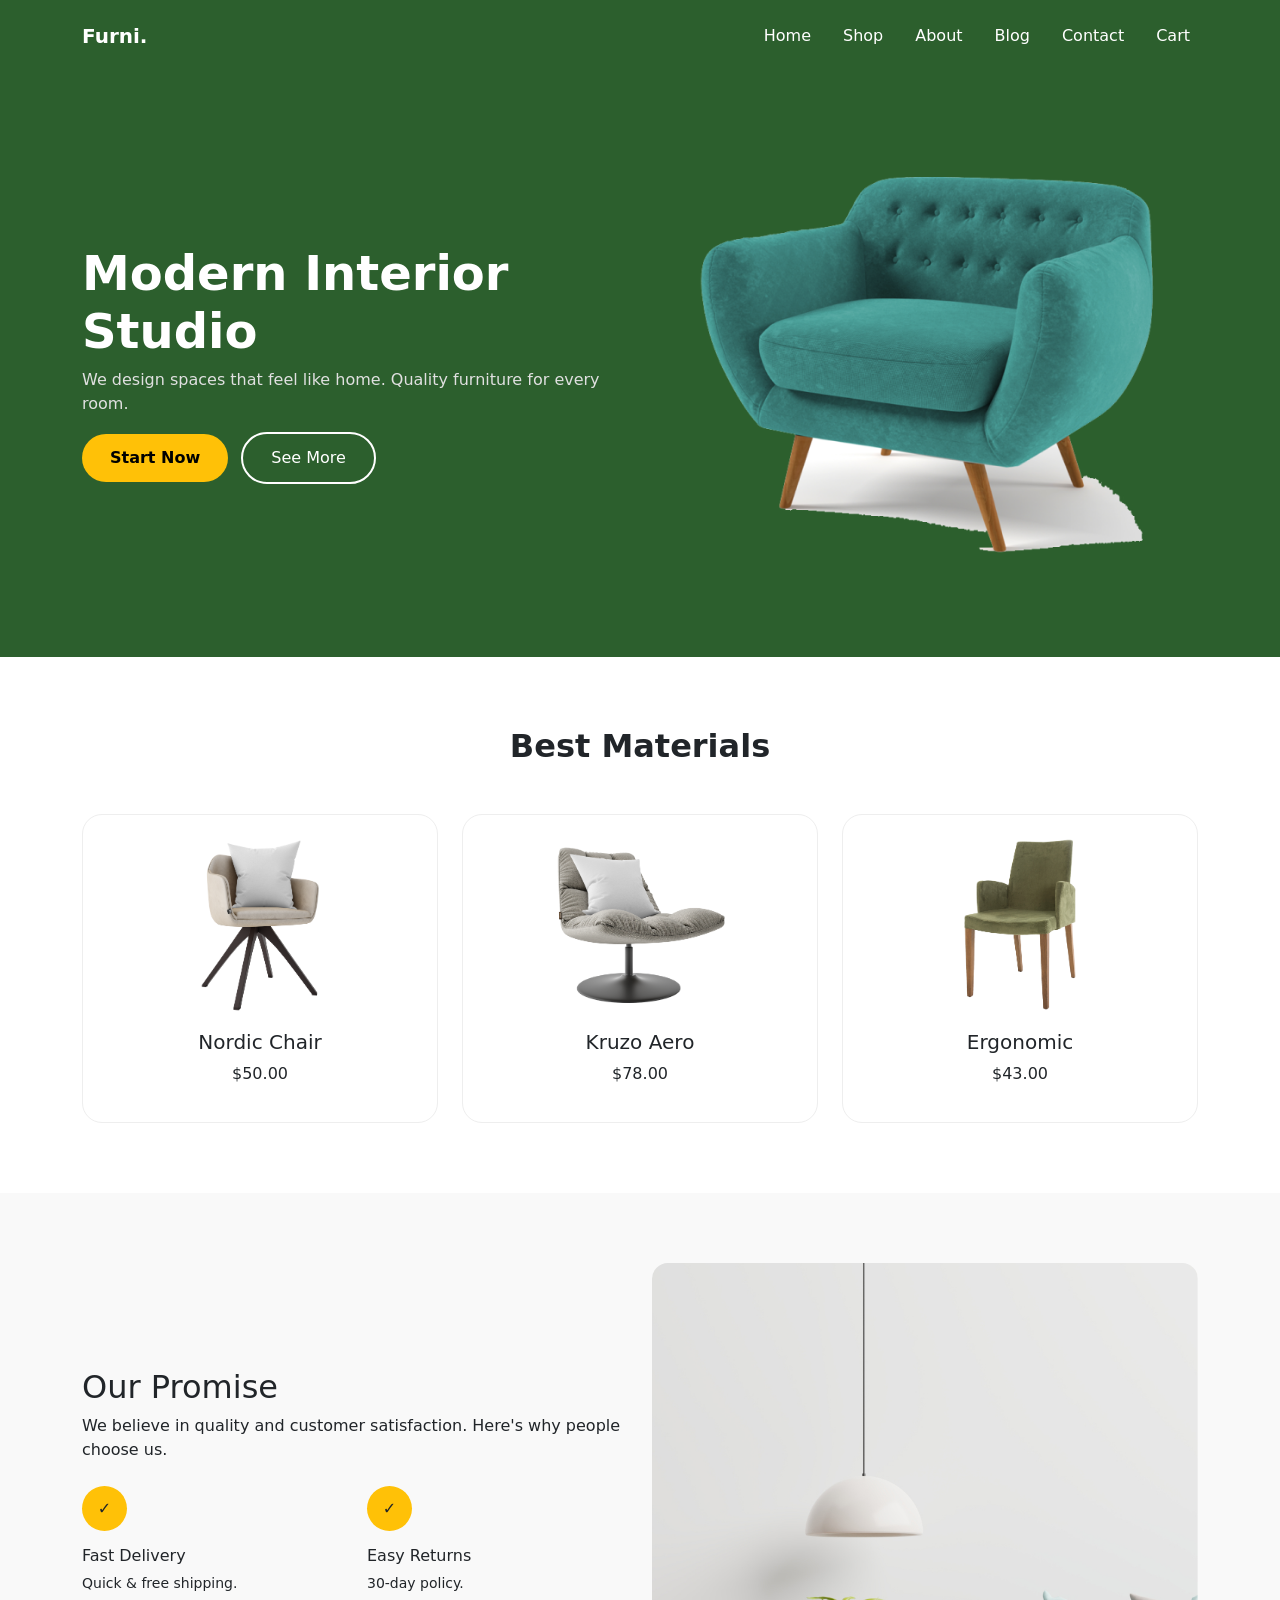
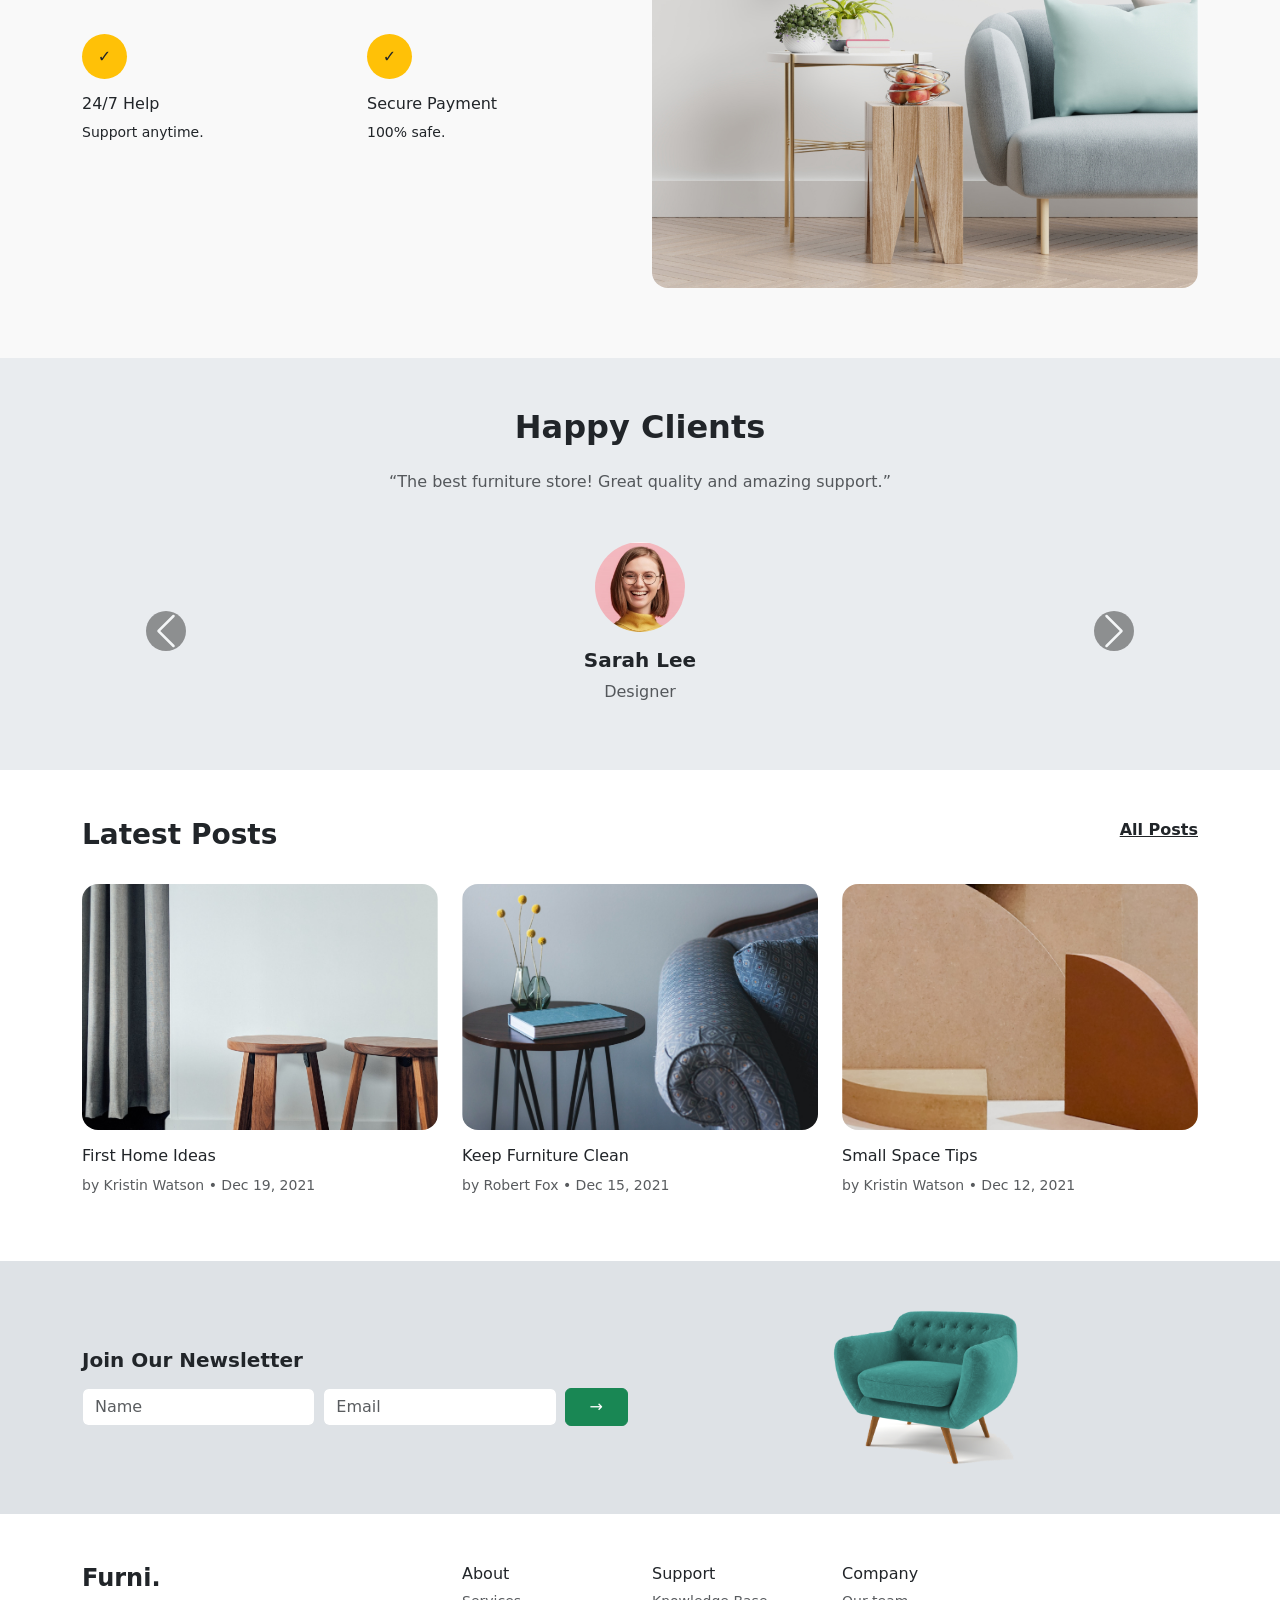
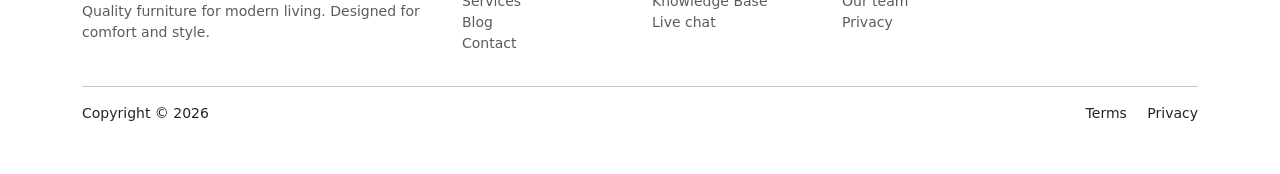
<file: home.html>
<!DOCTYPE html>
<html lang="en">
<head>
    <meta charset="UTF-8">
    <meta name="viewport" content="width=device-width, initial-scale=1.0">
    <title>Furni.</title>
    <link href="https://cdn.jsdelivr.net/npm/bootstrap@5.3.2/dist/css/bootstrap.min.css" rel="stylesheet">
    <link rel="stylesheet" href="style.css">
</head>
<body>
    <nav class="navbar navbar-expand-lg nv py-3">
        <div class="container">
            <a class="navbar-brand nb fw-bold" href="#">Furni.</a>
            <button class="navbar-toggler bg-light" type="button" data-bs-toggle="collapse" data-bs-target="#mnu">
                <span class="navbar-toggler-icon"></span>
            </button>
            <div class="collapse navbar-collapse" id="mnu">
                <ul class="navbar-nav ms-auto gap-3">
                    <li class="nav-item"><a class="nav-link nvl" href="home.html">Home</a></li>
                    <li class="nav-item"><a class="nav-link nvl" href="shop.html">Shop</a></li>
                    <li class="nav-item"><a class="nav-link nvl" href="about.html">About</a></li>
                    <li class="nav-item"><a class="nav-link nvl" href="blog.html">Blog</a></li>
                    <li class="nav-item"><a class="nav-link nvl" href="contact.html">Contact</a></li>
                    <li class="nav-item"><a class="nav-link nvl" href="cart.html">Cart</a></li>
                </ul>
            </div>
        </div>
    </nav>

    <section class="bnr">
        <div class="container">
            <div class="row align-items-center">
                <div class="col-lg-6">
                    <h1>Modern Interior Studio</h1>
                    <p>We design spaces that feel like home. Quality furniture for every room.</p>
                    <button class="btn1 me-2">Start Now</button>
                    <button class="btn2">See More</button>
                </div>
                <div class="col-lg-6 text-center">
                    <img src="Images/sofa.png" class="img-fluid" alt="sofa" style="max-width: 90%;">
                </div>
            </div>
        </div>
    </section>

    <section class="prd">
        <div class="container text-center">
            <h2 class="mb-5 fw-bold">Best Materials</h2>
            <div class="row g-4">
                <div class="col-md-4">
                    <div class="prdcrd">
                        <img src="Images/product-1.png" alt="">
                        <h5>Nordic Chair</h5>
                        <p>$50.00</p>
                    </div>
                </div>
                <div class="col-md-4">
                    <div class="prdcrd">
                        <img src="Images/product-2.png" alt="">
                        <h5>Kruzo Aero</h5>
                        <p>$78.00</p>
                    </div>
                </div>
                <div class="col-md-4">
                    <div class="prdcrd">
                        <img src="Images/product-3.png" alt="">
                        <h5>Ergonomic</h5>
                        <p>$43.00</p>
                    </div>
                </div>
            </div>
        </div>
    </section>

    <section class="wy">
        <div class="container">
            <div class="row align-items-center">
                <div class="col-lg-6">
                    <h2>Our Promise</h2>
                    <p class="mb-4">We believe in quality and customer satisfaction. Here's why people choose us.</p>
                    <div class="row">
                        <div class="col-md-6 mb-4">
                            <div class="ficn">✓</div>
                            <h6>Fast Delivery</h6>
                            <p class="small">Quick & free shipping.</p>
                        </div>
                        <div class="col-md-6 mb-4">
                            <div class="ficn">✓</div>
                            <h6>Easy Returns</h6>
                            <p class="small">30-day policy.</p>
                        </div>
                        <div class="col-md-6 mb-4">
                            <div class="ficn">✓</div>
                            <h6>24/7 Help</h6>
                            <p class="small">Support anytime.</p>
                        </div>
                        <div class="col-md-6 mb-4">
                            <div class="ficn">✓</div>
                            <h6>Secure Payment</h6>
                            <p class="small">100% safe.</p>
                        </div>
                    </div>
                </div>
                <div class="col-lg-6 text-center">
                    <img src="Images/why-choose-us-img.jpg" class="img-fluid rounded-4" alt="">
                </div>
            </div>
        </div>
    </section>

    <section class="tst">
        <div class="container text-center">
            <h2 class="fw-bold mb-4">Happy Clients</h2>
            <p class="text-muted mb-5">“The best furniture store! Great quality and amazing support.”</p>
            <div id="crl" class="carousel slide" data-bs-ride="carousel">
                <div class="carousel-inner">
                    <div class="carousel-item active">
                        <img src="Images/person-1.jpg" class="rounded-circle mb-3" width="90">
                        <h5 class="fw-bold">Sarah Lee</h5>
                        <p class="text-muted">Designer</p>
                    </div>
                    <div class="carousel-item">
                        <img src="Images/person_2.jpg" class="rounded-circle mb-3" width="90">
                        <h5 class="fw-bold">Maria Jones</h5>
                        <p class="text-muted">CEO, XYZ Inc.</p>
                    </div>
                    <div class="carousel-item">
                        <img src="Images/person_3.jpg" class="rounded-circle mb-3" width="90">
                        <h5 class="fw-bold">John Smith</h5>
                        <p class="text-muted">Marketing</p>
                    </div>
                </div>
                <button class="carousel-control-prev" type="button" data-bs-target="#crl" data-bs-slide="prev">
                    <span class="carousel-control-prev-icon crl-prev"></span>
                </button>
                <button class="carousel-control-next" type="button" data-bs-target="#crl" data-bs-slide="next">
                    <span class="carousel-control-next-icon crl-next"></span>
                </button>
            </div>
        </div>
    </section>

    <section class="py-5">
        <div class="container">
            <div class="d-flex justify-content-between mb-4">
                <h3 class="fw-bold">Latest Posts</h3>
                <a href="#" class="text-dark fw-bold">All Posts</a>
            </div>
            <div class="row g-4 blg">
                <div class="col-md-4">
                    <div class="card border-0">
                        <img src="Images/post-1.jpg" class="card-img-top rounded-4">
                        <div class="card-body px-0">
                            <h6>First Home Ideas</h6>
                            <small class="text-muted">by Kristin Watson • Dec 19, 2021</small>
                        </div>
                    </div>
                </div>
                <div class="col-md-4">
                    <div class="card border-0">
                        <img src="Images/post-2.jpg" class="card-img-top rounded-4">
                        <div class="card-body px-0">
                            <h6>Keep Furniture Clean</h6>
                            <small class="text-muted">by Robert Fox • Dec 15, 2021</small>
                        </div>
                    </div>
                </div>
                <div class="col-md-4">
                    <div class="card border-0">
                        <img src="Images/post-3.jpg" class="card-img-top rounded-4">
                        <div class="card-body px-0">
                            <h6>Small Space Tips</h6>
                            <small class="text-muted">by Kristin Watson • Dec 12, 2021</small>
                        </div>
                    </div>
                </div>
            </div>
        </div>
    </section>

    <section class="nl">
        <div class="container">
            <div class="row align-items-center">
                <div class="col-md-6">
                    <h5 class="fw-bold mb-3">Join Our Newsletter</h5>
                    <div class="d-flex gap-2">
                        <input type="text" class="form-control" placeholder="Name">
                        <input type="email" class="form-control" placeholder="Email">
                        <button class="btn btn-success px-4">→</button>
                    </div>
                </div>
                <div class="col-md-6 text-center">
                    <img src="Images/sofa.png" width="200">
                </div>
            </div>
        </div>
    </section>

    <footer class="ftr">
        <div class="container">
            <div class="row">
                <div class="col-md-4">
                    <h4 class="fw-bold">Furni.</h4>
                    <p class="text-muted small">Quality furniture for modern living. Designed for comfort and style.</p>
                </div>
                <div class="col-md-2">
                    <h6>About</h6>
                    <ul class="list-unstyled text-muted small">
                        <li>Services</li>
                        <li>Blog</li>
                        <li>Contact</li>
                    </ul>
                </div>
                <div class="col-md-2">
                    <h6>Support</h6>
                    <ul class="list-unstyled text-muted small">
                        <li>Knowledge Base</li>
                        <li>Live chat</li>
                    </ul>
                </div>
                <div class="col-md-2">
                    <h6>Company</h6>
                    <ul class="list-unstyled text-muted small">
                        <li>Our team</li>
                        <li>Privacy</li>
                    </ul>
                </div>
            </div>
            <hr>
            <div class="d-flex justify-content-between small">
                <span>Copyright © 2026</span>
                <div>
                    <span class="me-3">Terms</span>
                    <span>Privacy</span>
                </div>
            </div>
        </div>
    </footer>
    <script src="https://cdn.jsdelivr.net/npm/bootstrap@5.3.2/dist/js/bootstrap.bundle.min.js"></script>
</body>
</html>
</file>
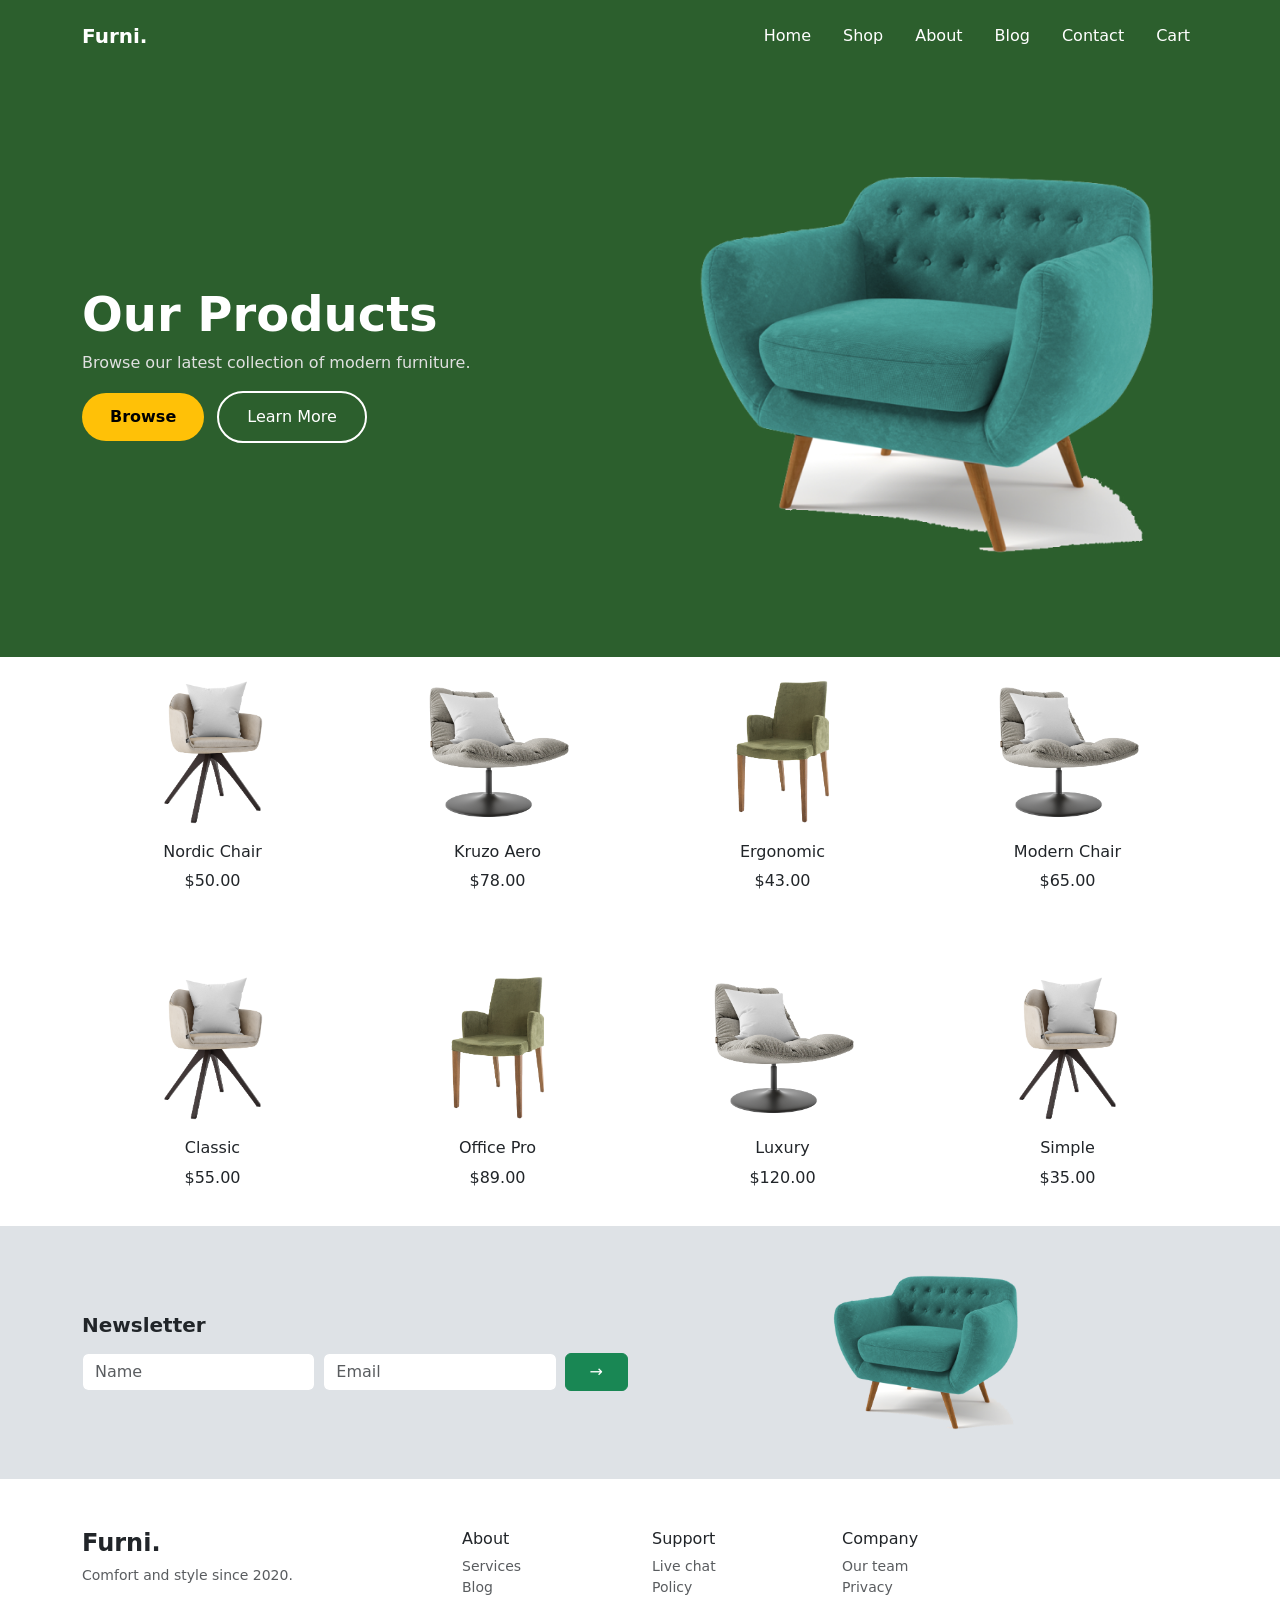
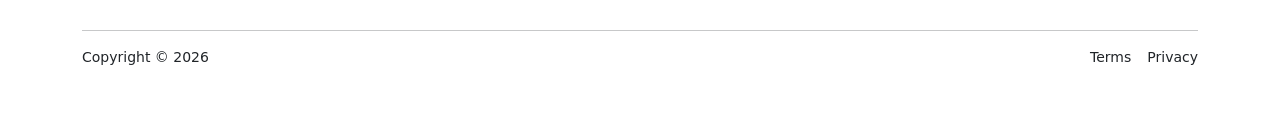
<file: shop.html>
<!DOCTYPE html>
<html lang="en">
<head>
    <meta charset="UTF-8">
    <meta name="viewport" content="width=device-width, initial-scale=1.0">
    <title>Furni. - Shop</title>
    <link href="https://cdn.jsdelivr.net/npm/bootstrap@5.3.2/dist/css/bootstrap.min.css" rel="stylesheet">
    <link rel="stylesheet" href="style.css">
</head>
<body>
    <nav class="navbar navbar-expand-lg nv py-3">
        <div class="container">
            <a class="navbar-brand nb fw-bold" href="#">Furni.</a>
            <button class="navbar-toggler bg-light" type="button" data-bs-toggle="collapse" data-bs-target="#mnu">
                <span class="navbar-toggler-icon"></span>
            </button>
            <div class="collapse navbar-collapse" id="mnu">
                <ul class="navbar-nav ms-auto gap-3">
                    <li class="nav-item"><a class="nav-link nvl" href="index.html">Home</a></li>
                    <li class="nav-item"><a class="nav-link nvl" href="shop.html">Shop</a></li>
                    <li class="nav-item"><a class="nav-link nvl" href="about.html">About</a></li>
                    <li class="nav-item"><a class="nav-link nvl" href="blog.html">Blog</a></li>
                    <li class="nav-item"><a class="nav-link nvl" href="contact.html">Contact</a></li>
                    <li class="nav-item"><a class="nav-link nvl" href="cart.html">Cart</a></li>
                </ul>
            </div>
        </div>
    </nav>

    <section class="bnr">
        <div class="container">
            <div class="row align-items-center">
                <div class="col-lg-6">
                    <h1>Our Products</h1>
                    <p>Browse our latest collection of modern furniture.</p>
                    <button class="btn1 me-2">Browse</button>
                    <button class="btn2">Learn More</button>
                </div>
                <div class="col-lg-6 text-center">
                    <img src="Images/sofa.png" class="img-fluid" alt="sofa" style="max-width: 90%;">
                </div>
            </div>
        </div>
    </section>

    <section class="prdct-grd">
        <div class="container">
            <div class="row g-4">
                <div class="col-lg-3 col-md-4 col-6"><div class="prd-itm"><img src="Images/product-1.png"><h6>Nordic Chair</h6><p>$50.00</p></div></div>
                <div class="col-lg-3 col-md-4 col-6"><div class="prd-itm"><img src="Images/product-2.png"><h6>Kruzo Aero</h6><p>$78.00</p></div></div>
                <div class="col-lg-3 col-md-4 col-6"><div class="prd-itm"><img src="Images/product-3.png"><h6>Ergonomic</h6><p>$43.00</p></div></div>
                <div class="col-lg-3 col-md-4 col-6"><div class="prd-itm"><img src="Images/product-2.png"><h6>Modern Chair</h6><p>$65.00</p></div></div>
                <div class="col-lg-3 col-md-4 col-6"><div class="prd-itm"><img src="Images/product-1.png"><h6>Classic</h6><p>$55.00</p></div></div>
                <div class="col-lg-3 col-md-4 col-6"><div class="prd-itm"><img src="Images/product-3.png"><h6>Office Pro</h6><p>$89.00</p></div></div>
                <div class="col-lg-3 col-md-4 col-6"><div class="prd-itm"><img src="Images/product-2.png"><h6>Luxury</h6><p>$120.00</p></div></div>
                <div class="col-lg-3 col-md-4 col-6"><div class="prd-itm"><img src="Images/product-1.png"><h6>Simple</h6><p>$35.00</p></div></div>
            </div>
        </div>
    </section>

    <section class="nl">
        <div class="container">
            <div class="row align-items-center">
                <div class="col-md-6">
                    <h5 class="fw-bold mb-3">Newsletter</h5>
                    <div class="d-flex gap-2">
                        <input type="text" class="form-control" placeholder="Name">
                        <input type="email" class="form-control" placeholder="Email">
                        <button class="btn btn-success px-4">→</button>
                    </div>
                </div>
                <div class="col-md-6 text-center">
                    <img src="Images/sofa.png" width="200">
                </div>
            </div>
        </div>
    </section>

    <footer class="ftr">
        <div class="container">
            <div class="row">
                <div class="col-md-4">
                    <h4 class="fw-bold">Furni.</h4>
                    <p class="text-muted small">Comfort and style since 2020.</p>
                </div>
                <div class="col-md-2"><h6>About</h6><ul class="list-unstyled text-muted small"><li>Services</li><li>Blog</li></ul></div>
                <div class="col-md-2"><h6>Support</h6><ul class="list-unstyled text-muted small"><li>Live chat</li><li>Policy</li></ul></div>
                <div class="col-md-2"><h6>Company</h6><ul class="list-unstyled text-muted small"><li>Our team</li><li>Privacy</li></ul></div>
            </div>
            <hr>
            <div class="d-flex justify-content-between small">
                <span>Copyright © 2026</span>
                <div><span class="me-3">Terms</span><span>Privacy</span></div>
            </div>
        </div>
    </footer>
    <script src="https://cdn.jsdelivr.net/npm/bootstrap@5.3.2/dist/js/bootstrap.bundle.min.js"></script>
</body>
</html>
</file>
<file: style.css>
.nv {
    background: #2c5f2d;
}

.nv .nvl,
.nv .nb {
    color: #fff !important;
    font-weight: 500;
}

.nv .nvl:hover {
    color: #ffc107 !important;
}

.bnr {
    background: #2c5f2d;
    color: #fff;
    padding: 80px 0;
}

.bnr h1 {
    font-size: 48px;
    font-weight: 700;
}

.bnr p {
    color: #e0e0e0;
}

.btn1 {
    background: #ffc107;
    border: none;
    padding: 12px 28px;
    border-radius: 40px;
    font-weight: 600;
    transition: 0.2s;
}

.btn1:hover {
    background: #e0a800;
}

.btn2 {
    border: 2px solid #fff;
    color: #fff;
    border-radius: 40px;
    padding: 12px 28px;
    background: transparent;
    font-weight: 500;
    transition: 0.2s;
}

.btn2:hover {
    background: #fff;
    color: #2c5f2d;
}

.btndark {
    background: #2c5f2d;
    color: #fff;
    border: none;
    padding: 10px 25px;
    border-radius: 40px;
    font-weight: 500;
    transition: 0.2s;
}

.btndark:hover {
    background: #1e4a1e;
    color: #fff;
}

.btnsnd {
    background: #2c5f2d;
    color: #fff;
    border: none;
    padding: 12px 35px;
    border-radius: 40px;
    font-weight: 500;
    transition: 0.2s;
}

.btnsnd:hover {
    background: #1e4a1e;
}

.btnchk {
    background: #2c5f2d;
    color: #fff;
    width: 100%;
    border: none;
    padding: 15px;
    border-radius: 40px;
    font-weight: 600;
    margin-top: 20px;
    transition: 0.2s;
}

.btnchk:hover {
    background: #1e4a1e;
}

.prd {
    padding: 70px 0;
}

.prdcrd {
    text-align: center;
    transition: 0.2s;
    border: 1px solid #eee;
    padding: 20px;
    border-radius: 20px;
    background: #fff;
}

.prdcrd:hover {
    transform: scale(1.02);
    box-shadow: 0 5px 15px rgba(0, 0, 0, 0.1);
}

.prdcrd img {
    width: 180px;
    margin-bottom: 15px;
}

.prd-itm {
    text-align: center;
    background: #fff;
    padding: 20px;
    border-radius: 20px;
    transition: 0.2s;
}

.prd-itm:hover {
    box-shadow: 0 8px 20px rgba(0, 0, 0, 0.1);
}

.prd-itm img {
    max-width: 150px;
    margin-bottom: 15px;
}

.wy {
    padding: 70px 0;
    background: #f9f9f9;
}

.abt-feat {
    padding: 70px 0;
}

.ficn {
    width: 45px;
    height: 45px;
    background: #ffc107;
    border-radius: 50%;
    display: flex;
    align-items: center;
    justify-content: center;
    margin-bottom: 15px;
    font-weight: bold;
}

.tst {
    background: #e9ecef;
    padding: 50px 0;
}

.crl-prev,
.crl-next {
    background-color: #333;
    border-radius: 50%;
    width: 40px;
    height: 40px;
}

.blg img {
    border-radius: 20px;
}

.blg-sec {
    padding: 70px 0;
}

.blgcrd {
    margin-bottom: 30px;
    background: #fff;
    border-radius: 20px;
    padding: 15px;
    transition: 0.2s;
}

.blgcrd:hover {
    transform: translateY(-5px);
    box-shadow: 0 10px 20px rgba(0, 0, 0, 0.1);
}

.blgimg {
    width: 100%;
    height: 220px;
    object-fit: cover;
    border-radius: 15px;
    margin-bottom: 15px;
}

.blgttl {
    font-size: 16px;
    font-weight: 600;
    margin-bottom: 8px;
}

.blgdt {
    font-size: 12px;
    color: #6c757d;
}

.tm {
    padding: 60px 0;
    background: #fff;
}

.tmcrd {
    text-align: left;
    padding: 20px;
    border-radius: 15px;
    transition: 0.2s;
}

.tmcrd:hover {
    background: #f1f3f2;
}

.tmcrd img {
    border-radius: 10px;
    width: 100%;
    margin-bottom: 15px;
}

.tmtl {
    font-weight: 600;
    margin-bottom: 5px;
}

.tmrl {
    font-size: 13px;
    color: #6c757d;
    margin-bottom: 10px;
}

.crt-sec {
    padding: 60px 0;
}

.crtbl {
    background: #fff;
    padding: 30px;
    border-radius: 20px;
    box-shadow: 0 5px 20px rgba(0, 0, 0, 0.05);
}

.crtbl td {
    vertical-align: middle;
    padding: 20px 0;
    border-bottom: 1px solid #eee;
}

.crtbl th {
    border-bottom: 2px solid #dee2e6;
    padding: 15px 0;
}

.prdimg {
    width: 80px;
    border-radius: 10px;
}

.qty {
    width: 50px;
    text-align: center;
    border: 1px solid #ddd;
    border-radius: 8px;
    padding: 5px;
    margin: 0 5px;
}

.qtybtn {
    cursor: pointer;
    color: #6c757d;
    text-decoration: none;
    font-size: 18px;
}

.rmv {
    cursor: pointer;
    color: #dc3545;
}

.coupn {
    display: flex;
    gap: 10px;
    align-items: center;
}

.coupn input {
    border-radius: 10px;
    border: 1px solid #ddd;
    padding: 10px;
    flex: 1;
}

.totalbx {
    background: #fff;
    padding: 25px;
    border-radius: 20px;
    box-shadow: 0 5px 20px rgba(0, 0, 0, 0.05);
}

.totalbx h5 {
    border-bottom: 2px solid #eee;
    padding-bottom: 15px;
    margin-bottom: 20px;
}

.totalrow {
    display: flex;
    justify-content: space-between;
    margin-bottom: 15px;
    font-weight: 500;
}

.cnt-sec {
    padding: 60px 0;
}

.infbx {
    display: flex;
    align-items: center;
    gap: 15px;
    margin-bottom: 25px;
    background: #fff;
    padding: 20px;
    border-radius: 15px;
    box-shadow: 0 2px 10px rgba(0, 0, 0, 0.05);
}

.icn {
    width: 50px;
    height: 50px;
    background: #2c5f2d;
    color: #fff;
    border-radius: 12px;
    display: flex;
    align-items: center;
    justify-content: center;
    font-size: 20px;
}

.frm {
    background: #fff;
    padding: 30px;
    border-radius: 20px;
    box-shadow: 0 5px 20px rgba(0, 0, 0, 0.05);
}

.frm .form-control {
    border-radius: 12px;
    padding: 12px;
    border: 1px solid #dee2e6;
}

.frm textarea {
    height: 150px;
}

.nl {
    background: #dee2e6;
    padding: 40px 0;
}

.ftr {
    background: #fff;
    padding: 50px 0;
}

@media (max-width: 768px) {
    .bnr {
        text-align: center;
    }
}
</file>
